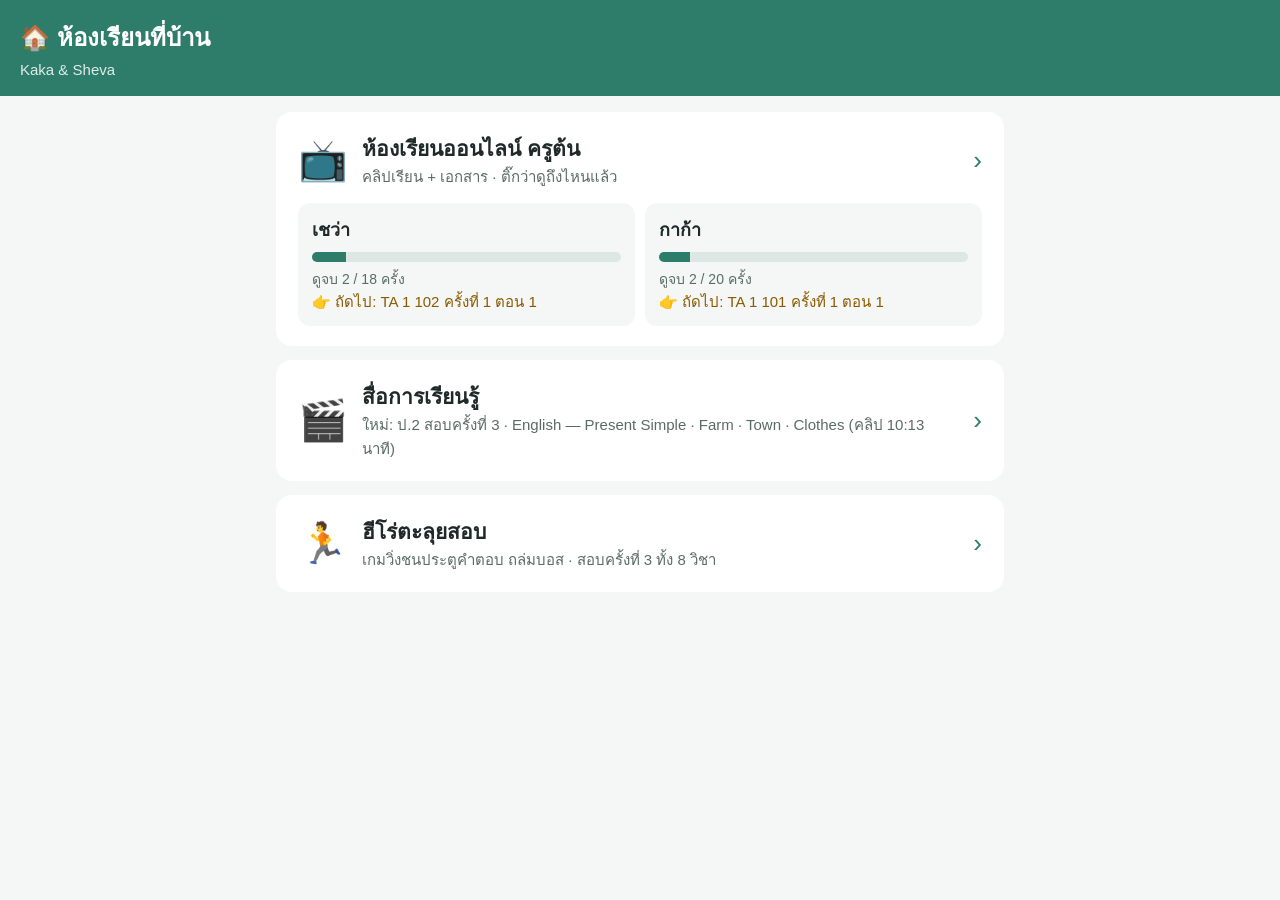
<file: index.html>
<!DOCTYPE html>
<html lang="th">
<head>
  <meta charset="UTF-8">
  <meta name="viewport" content="width=device-width, initial-scale=1.0">
  <meta name="theme-color" content="#2E7D6B">
  <title>Kaka & Sheva — ห้องเรียนที่บ้าน</title>
  <link rel="icon" href="data:image/svg+xml,<svg xmlns='http://www.w3.org/2000/svg' viewBox='0 0 100 100'><text y='.9em' font-size='90'>🏠</text></svg>">
  <link rel="manifest" href="manifest.webmanifest">
  <link rel="apple-touch-icon" href="apple-touch-icon.png">
  <meta name="apple-mobile-web-app-capable" content="yes">
  <meta name="apple-mobile-web-app-status-bar-style" content="default">
  <meta name="apple-mobile-web-app-title" content="Kaka & Sheva">
  <style>
    * { box-sizing: border-box; }
    body { margin: 0; font-family: -apple-system, "Sarabun", "Leelawadee UI", sans-serif; background: #F4F7F6; color: #1F2A28; font-size: 18px; }
    header { background: #2E7D6B; color: #fff; padding: 18px 20px; }
    header h1 { margin: 0; font-size: 24px; }
    header p { margin: 4px 0 0; opacity: .85; font-size: 15px; }
    main { max-width: 760px; margin: 0 auto; padding: 16px; }
    a.card { display: block; background: #fff; border-radius: 16px; padding: 18px 20px; margin-bottom: 14px; color: inherit; text-decoration: none; border: 2px solid transparent; }
    a.card:active { border-color: #2E7D6B; }
    .card .head { display: flex; align-items: center; gap: 14px; }
    .card .emoji { font-size: 40px; }
    .card h2 { margin: 0; font-size: 21px; }
    .card .sub { color: #5B6B67; font-size: 15px; }
    .card .go { margin-left: auto; font-size: 26px; color: #2E7D6B; }
    .kids { display: grid; grid-template-columns: 1fr 1fr; gap: 10px; margin-top: 14px; }
    .kid { background: #F4F7F6; border-radius: 12px; padding: 12px 14px; }
    .kid .name { font-weight: bold; }
    .bar { height: 10px; background: #DDE7E4; border-radius: 5px; margin: 8px 0 6px; overflow: hidden; }
    .bar div { height: 100%; background: #2E7D6B; }
    .next { font-size: 15px; color: #8A5A00; }
    .muted { color: #5B6B67; font-size: 14px; }
    a.card.small { padding: 12px 20px; opacity: .8; }
    a.card.small .emoji { font-size: 28px; }
    a.card.small h2 { font-size: 17px; }
    @media (max-width: 480px) { .kids { grid-template-columns: 1fr; } }
  </style>
</head>
<body>
  <header>
    <h1>🏠 ห้องเรียนที่บ้าน</h1>
    <p>Kaka & Sheva</p>
  </header>
  <main>
    <a class="card" href="classroom/">
      <div class="head">
        <span class="emoji">📺</span>
        <div>
          <h2>ห้องเรียนออนไลน์ ครูต้น</h2>
          <div class="sub">คลิปเรียน + เอกสาร · ติ๊กว่าดูถึงไหนแล้ว</div>
        </div>
        <span class="go">›</span>
      </div>
      <div class="kids" id="kids"></div>
    </a>

    <a class="card" href="lessons/">
      <div class="head">
        <span class="emoji">🎬</span>
        <div>
          <h2>สื่อการเรียนรู้</h2>
          <div class="sub" id="lessonSub">คลิปสอน + ใบสอน 1 หน้า</div>
        </div>
        <span class="go">›</span>
      </div>
    </a>

    <a class="card" href="game.html">
      <div class="head">
        <span class="emoji">🏃</span>
        <div>
          <h2>ฮีโร่ตะลุยสอบ</h2>
          <div class="sub">เกมวิ่งชนประตูคำตอบ ถล่มบอส · สอบครั้งที่ 3 ทั้ง 8 วิชา</div>
        </div>
        <span class="go">›</span>
      </div>
    </a>
  </main>

  <script src="lessons/lessons-data.js"></script>
  <script>
    (function () {
      if (typeof LESSONS === "undefined" || !LESSONS.length) return;
      var l = LESSONS[LESSONS.length - 1];
      document.getElementById("lessonSub").textContent =
        "ใหม่: " + l.grade + " สอบครั้งที่ " + l.exam + " · " + l.subject + " — " + l.title + (l.minutes ? " (คลิป " + l.minutes + " นาที)" : "");
    })();
  </script>
  <script src="classroom/course-data.js"></script>
  <script>
    // อ่านความคืบหน้าเดียวกับหน้า classroom/ (localStorage ksl_classroom_v1 — โดเมนเดียวกัน)
    (function () {
      var state = {};
      try { state = JSON.parse(localStorage.getItem("ksl_classroom_v1")) || {}; } catch (e) {}
      var kids = state.kids || {};
      var NAMES = { Sheva: "เชว่า", Kaka: "กาก้า" };

      // ตรรกะเดียวกับ classroom/index.html (ตอนย่อย key = "<ครั้ง>.<ตอน>")
      function doneMap(c) { return (kids[c.id] || {}).done || {}; }
      function partDone(c, ep, p) {
        var done = doneMap(c), d = done[ep.no + "." + p.no];
        if (d !== undefined) return d;
        return done[ep.no] !== undefined ? done[ep.no] : !!ep.learned;
      }
      function isDone(c, ep) {
        if (ep.parts && ep.parts.length) return ep.parts.every(function (p) { return partDone(c, ep, p); });
        var d = doneMap(c)[ep.no];
        return d === undefined ? !!ep.learned : d;
      }
      function esc(s) {
        return String(s).replace(/[&<>"]/g, function (ch) { return { "&": "&amp;", "<": "&lt;", ">": "&gt;", '"': "&quot;" }[ch]; });
      }

      var html = Object.keys(NAMES).map(function (child) {
        var total = 0, done = 0, next = null;
        COURSES.filter(function (c) { return c.child === child; }).forEach(function (c) {
          c.episodes.slice().sort(function (a, b) { return a.no - b.no; }).forEach(function (e) {
            total++;
            if (isDone(c, e)) done++;
            else if (!next) {
              var np = (e.parts || []).filter(function (p) { return !partDone(c, e, p); })[0];
              next = c.id.replace(/ ป\.\d$/, "") + " ครั้งที่ " + e.no + (np ? " ตอน " + np.no : "");
            }
          });
        });
        return '<div class="kid"><div class="name">' + NAMES[child] + '</div>' +
          '<div class="bar"><div style="width:' + (total ? Math.round(done / total * 100) : 0) + '%"></div></div>' +
          '<div class="muted">ดูจบ ' + done + " / " + total + " ครั้ง</div>" +
          (next ? '<div class="next">👉 ถัดไป: ' + esc(next) + "</div>" : '<div class="next">🎉 ดูครบแล้ว</div>') +
          "</div>";
      }).join("");
      document.getElementById("kids").innerHTML = html;
    })();
  </script>
</body>
</html>
</file>
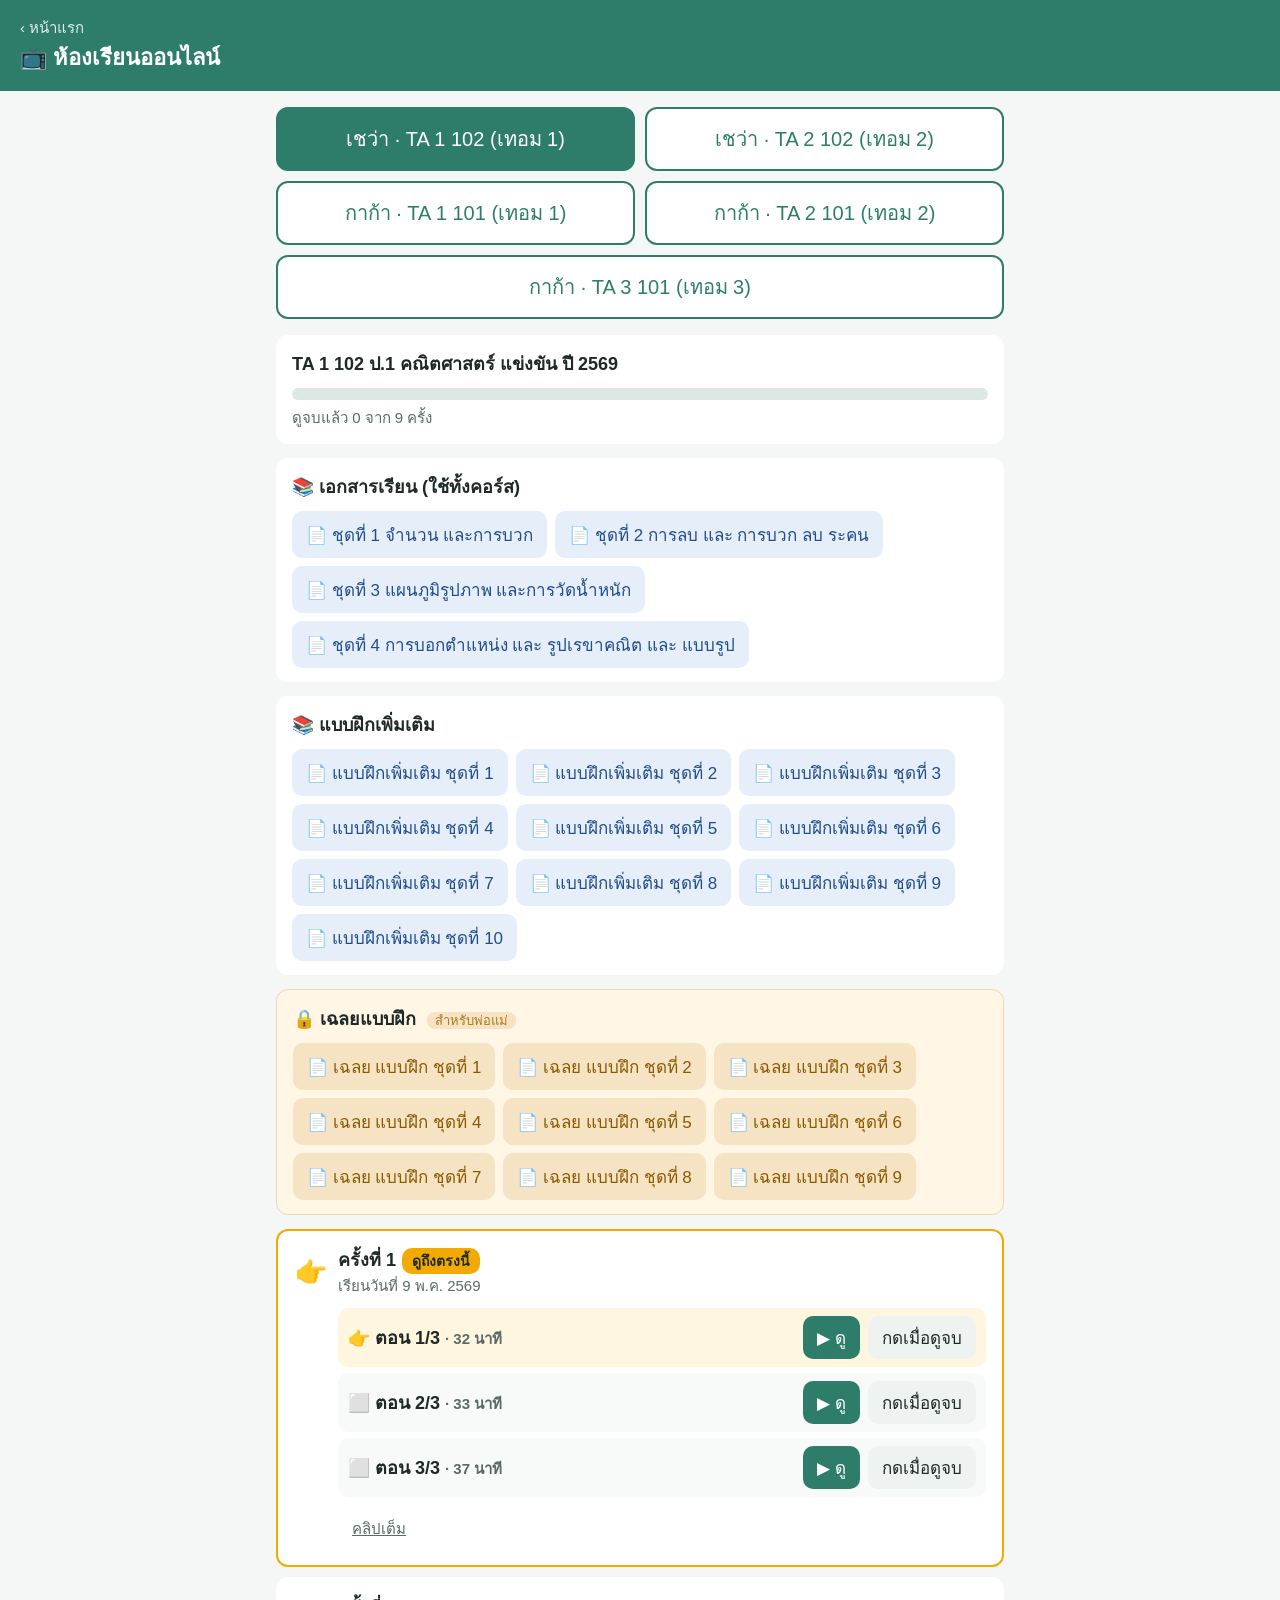
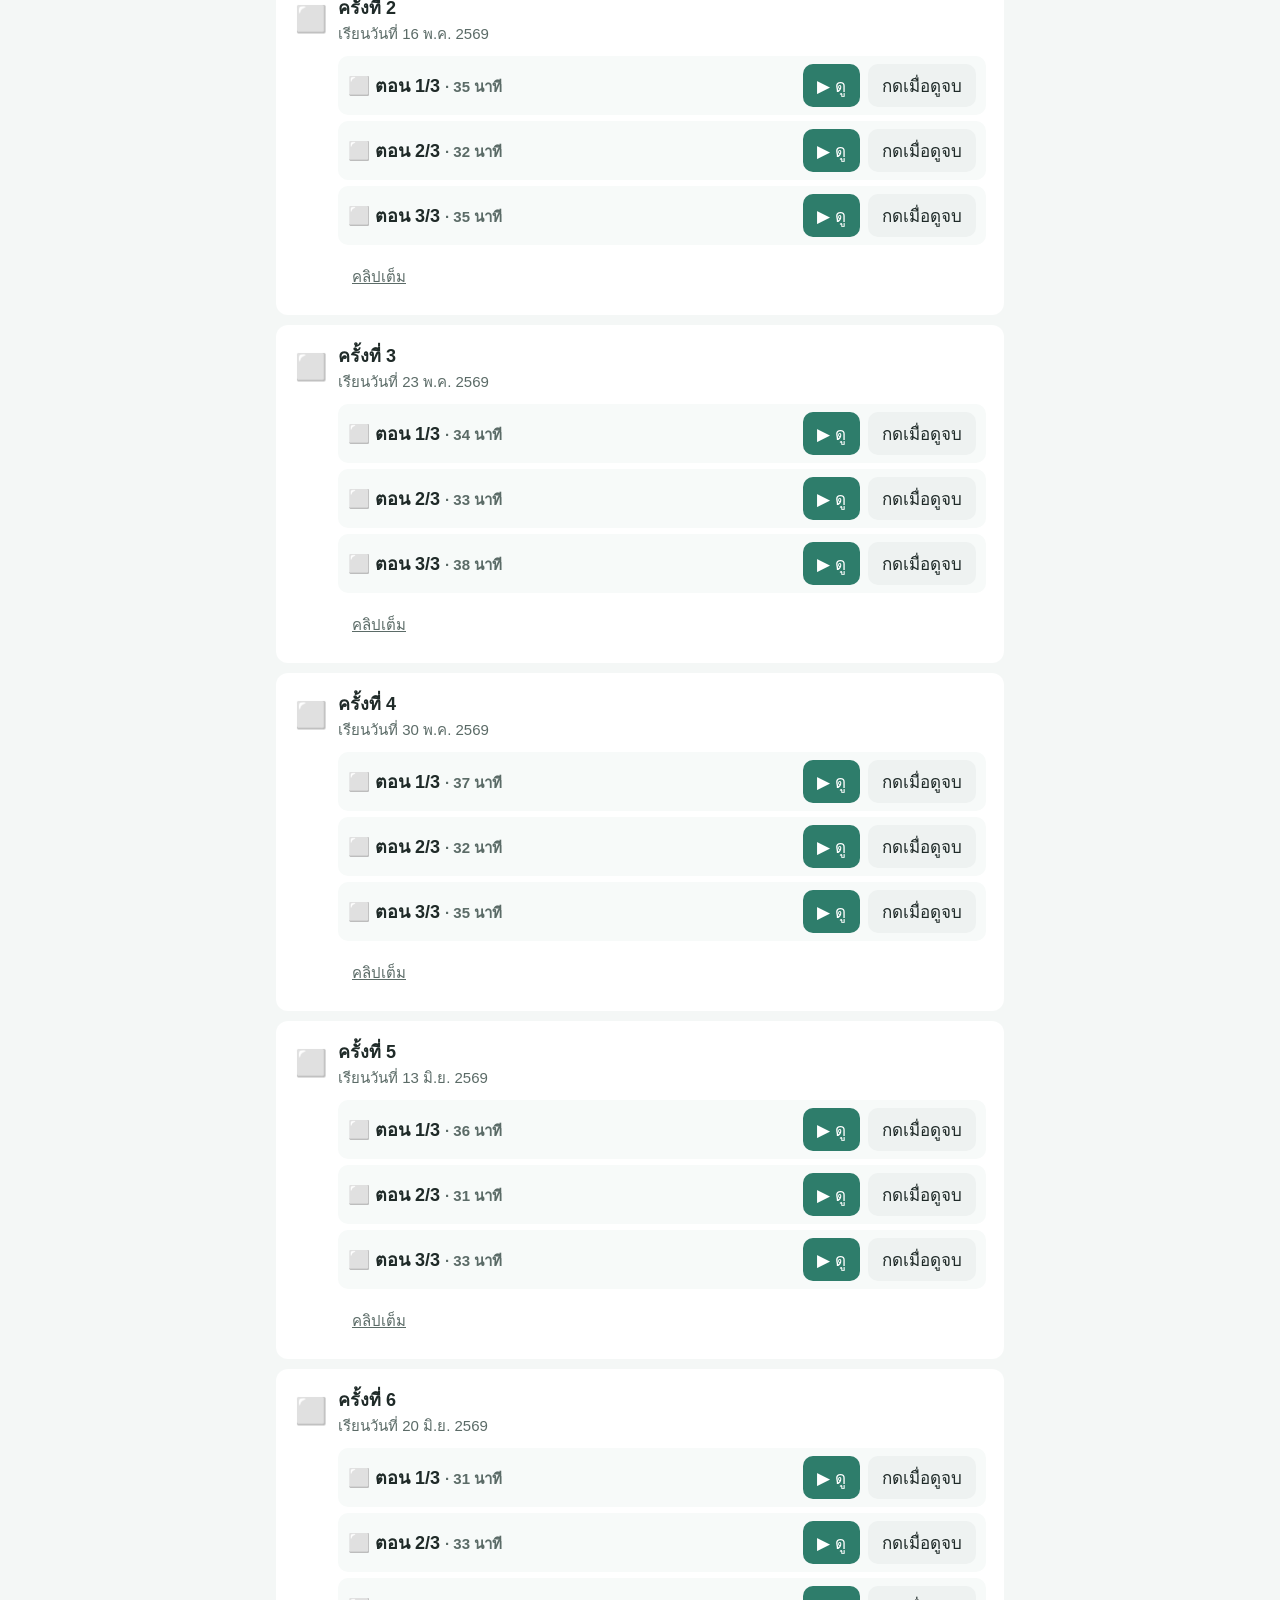
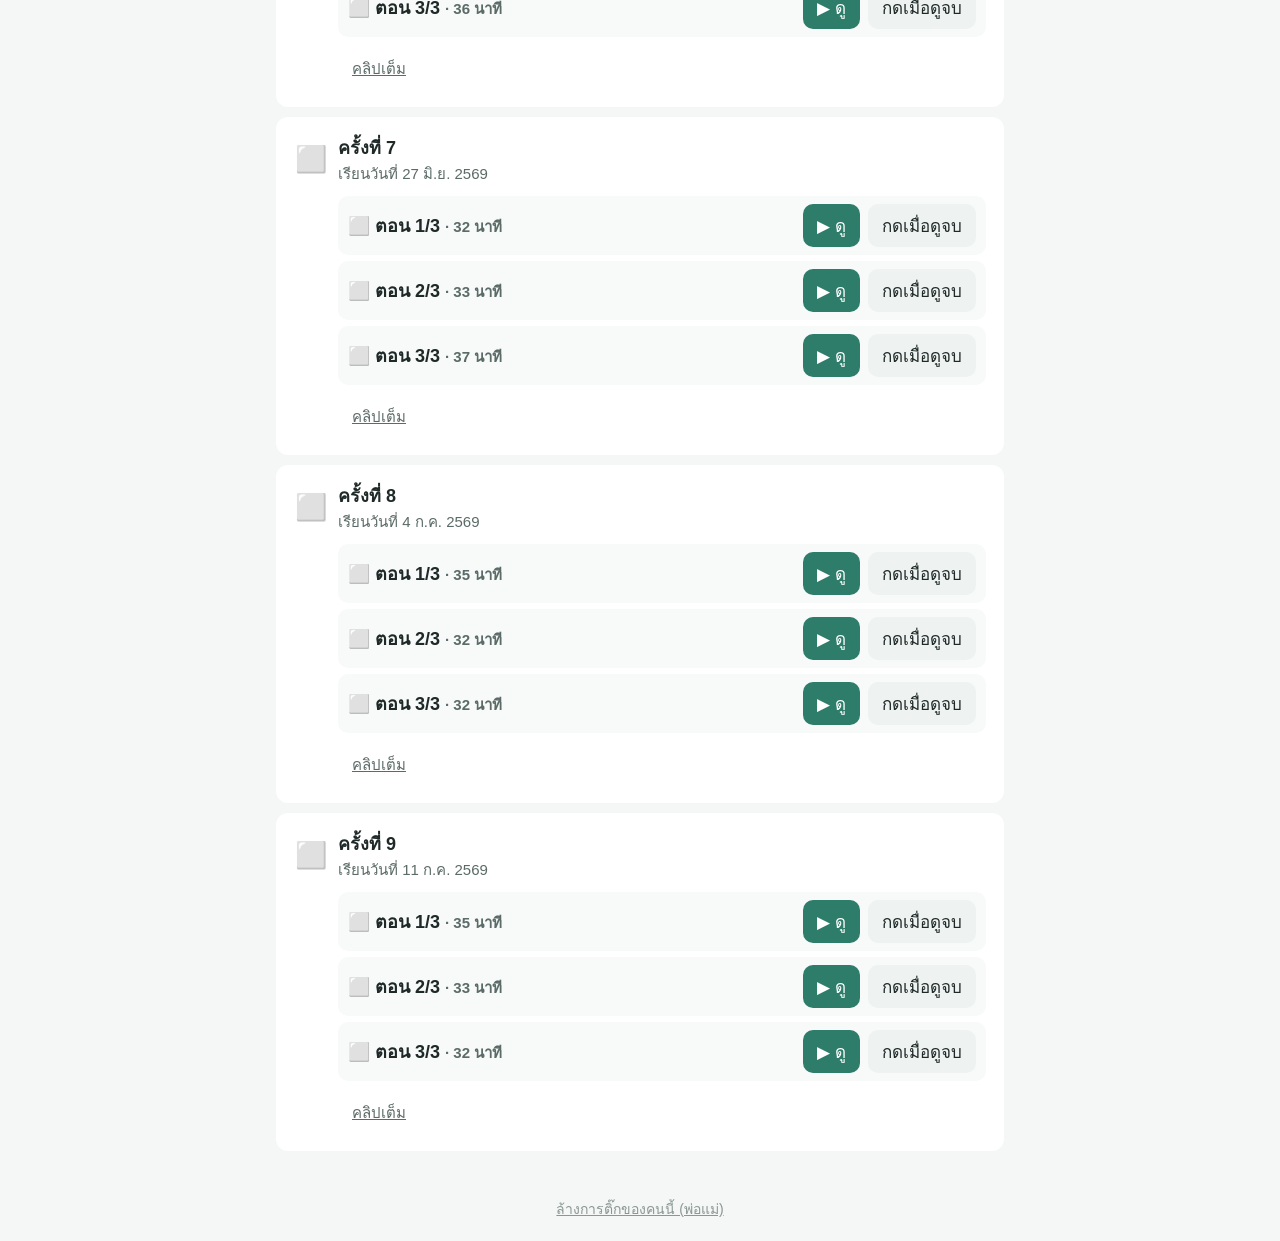
<file: classroom/index.html>
<!DOCTYPE html>
<html lang="th">
<head>
  <meta charset="UTF-8">
  <meta name="viewport" content="width=device-width, initial-scale=1.0">
  <meta name="theme-color" content="#2E7D6B">
  <title>ห้องเรียนออนไลน์ — Kaka & Sheva</title>
  <link rel="icon" href="data:image/svg+xml,<svg xmlns='http://www.w3.org/2000/svg' viewBox='0 0 100 100'><text y='.9em' font-size='90'>📺</text></svg>">
  <meta name="apple-mobile-web-app-capable" content="yes">
  <meta name="apple-mobile-web-app-title" content="ห้องเรียน">
  <style>
    * { box-sizing: border-box; }
    body { margin: 0; font-family: -apple-system, "Sarabun", "Leelawadee UI", sans-serif; background: #F4F7F6; color: #1F2A28; font-size: 18px; }
    header { background: #2E7D6B; color: #fff; padding: 16px 20px; }
    header .home { color: #fff; opacity: .85; text-decoration: none; font-size: 15px; }
    header h1 { margin: 0; font-size: 22px; }
    main { max-width: 760px; margin: 0 auto; padding: 16px; }
    .tabs { display: flex; flex-wrap: wrap; gap: 10px; margin-bottom: 16px; }
    .tabs button { flex: 1 1 40%; padding: 14px; font-size: 20px; border: 2px solid #2E7D6B; background: #fff; color: #2E7D6B; border-radius: 12px; font-family: inherit; cursor: pointer; }
    .tabs button.on { background: #2E7D6B; color: #fff; }
    .summary { background: #fff; border-radius: 12px; padding: 14px 16px; margin-bottom: 14px; }
    .summary .course { font-weight: bold; }
    .bar { height: 12px; background: #DDE7E4; border-radius: 6px; margin: 10px 0 6px; overflow: hidden; }
    .bar div { height: 100%; background: #2E7D6B; }
    .muted { color: #5B6B67; font-size: 15px; }
    .ep { background: #fff; border-radius: 12px; padding: 14px 16px; margin-bottom: 10px; border: 2px solid transparent; }
    .ep.next { border-color: #F2A900; }
    .ep.done { opacity: .65; }
    .ep .top { display: flex; align-items: center; gap: 10px; }
    .ep .icon { font-size: 26px; width: 34px; text-align: center; }
    .ep .title { font-weight: bold; }
    .tag { display: inline-block; background: #F2A900; color: #1F2A28; font-size: 14px; padding: 2px 10px; border-radius: 10px; margin-left: 6px; font-weight: bold; }
    .actions { display: flex; flex-wrap: wrap; gap: 8px; margin-top: 10px; padding-left: 44px; }
    .actions a, .actions button, .actions span { padding: 10px 14px; font-size: 17px; border-radius: 10px; border: 0; font-family: inherit; text-decoration: none; cursor: pointer; }
    .play { background: #2E7D6B; color: #fff; }
    .doc { background: #E6EEF9; color: #1F4E8C; }
    .coursedocs { background: #fff; border-radius: 12px; padding: 14px 16px; margin-bottom: 14px; }
    .cd-title { font-weight: bold; margin-bottom: 4px; }
    .coursedocs .actions { padding-left: 0; }
    .coursedocs.parent { background: #FFF6E5; border: 1px solid #F0D9A8; }
    .coursedocs.parent .doc { background: #F5E3C3; color: #8A5A00; }
    .pnote { font-size: 13px; font-weight: normal; color: #B07A1E; background: #F5E3C3; padding: 1px 8px; border-radius: 8px; margin-left: 6px; }
    .mark { background: #EEF2F1; color: #1F2A28; }
    .mark.on { background: #D5F0E3; color: #1B6B45; }
    .wait { background: #EEF2F1; color: #8A9794; }
    .parts { margin-top: 10px; padding-left: 44px; }
    .part { display: flex; flex-wrap: wrap; align-items: center; gap: 8px; padding: 8px 10px; border-radius: 10px; margin-bottom: 6px; background: #F7FAF9; }
    .part.nextpart { background: #FFF6E0; }
    .part.pdone { opacity: .7; }
    .part .pl { flex: 1 1 140px; font-weight: bold; }
    .part a, .part button, .part span.wait { padding: 8px 14px; font-size: 17px; border-radius: 10px; border: 0; font-family: inherit; text-decoration: none; cursor: pointer; }
    .full { background: none !important; color: #5B6B67 !important; text-decoration: underline !important; font-size: 15px !important; }
    footer { text-align: center; padding: 20px; }
    footer button { background: none; border: 0; color: #8A9794; font-family: inherit; font-size: 14px; text-decoration: underline; cursor: pointer; }
  </style>
</head>
<body>
  <header><a class="home" href="../">‹ หน้าแรก</a><h1>📺 ห้องเรียนออนไลน์</h1></header>
  <main>
    <div class="tabs" id="tabs"></div>
    <div id="view"></div>
  </main>
  <footer><button id="reset">ล้างการติ๊กของคนนี้ (พ่อแม่)</button></footer>

  <script src="course-data.js"></script>
  <script>
    // ความคืบหน้าเก็บในเครื่อง (localStorage) — ผูกกับ iPad + Safari เครื่องนั้น
    var KEY = "ksl_classroom_v1";
    var state = load();

    function load() {
      try { return JSON.parse(localStorage.getItem(KEY)) || {}; } catch (e) { return {}; }
    }
    function save() { localStorage.setItem(KEY, JSON.stringify(state)); }
    function kid(child) {
      state.kids = state.kids || {};
      return state.kids[child] = state.kids[child] || { done: {}, opened: {} };
    }
    // ครั้งที่มีตอนย่อย (parts) ติ๊กทีละตอน key = "<ครั้ง>.<ตอน>" · ครั้งนั้นจบเมื่อครบทุกตอน
    function hasParts(ep) { return ep.parts && ep.parts.length; }
    function partDone(c, ep, p) {
      var done = kid(c.id).done, d = done[ep.no + "." + p.no];
      if (d !== undefined) return d;
      return done[ep.no] !== undefined ? done[ep.no] : !!ep.learned;
    }
    function isDone(c, ep) {
      if (hasParts(ep)) return ep.parts.every(function (p) { return partDone(c, ep, p); });
      var d = kid(c.id).done[ep.no];
      return d === undefined ? !!ep.learned : d;
    }
    function keyLabel(key) {
      var k = String(key).split(".");
      return "ครั้งที่ " + k[0] + (k[1] ? " ตอน " + k[1] : "");
    }
    function thaiTime(ts) {
      return new Date(ts).toLocaleString("th-TH", { day: "numeric", month: "short", hour: "2-digit", minute: "2-digit" });
    }
    function esc(s) {
      return String(s).replace(/[&<>"]/g, function (ch) { return { "&": "&amp;", "<": "&lt;", ">": "&gt;", '"': "&quot;" }[ch]; });
    }

    function render() {
      var c = COURSES.filter(function (x) { return x.id === state.current; })[0] || COURSES[0];
      state.current = c.id;

      document.getElementById("tabs").innerHTML = COURSES.map(function (x) {
        return '<button data-course="' + x.id + '" class="' + (x === c ? "on" : "") + '">' + esc(x.label) + "</button>";
      }).join("");

      var k = kid(c.id);
      var eps = c.episodes.slice().sort(function (a, b) { return a.no - b.no; });
      var doneCount = eps.filter(function (e) { return isDone(c, e); }).length;
      var next = eps.filter(function (e) { return !isDone(c, e); })[0];
      var last = Object.keys(k.opened).sort(function (a, b) { return k.opened[b] - k.opened[a]; })[0];

      var html = '<div class="summary"><div class="course">' + esc(c.course) + "</div>" +
        '<div class="bar"><div style="width:' + Math.round(doneCount / eps.length * 100) + '%"></div></div>' +
        '<div class="muted">ดูจบแล้ว ' + doneCount + " จาก " + eps.length + " ครั้ง" +
        (last ? " · เปิดล่าสุด: " + keyLabel(last) + " (" + thaiTime(k.opened[last]) + ")" : "") + "</div></div>";

      var groups = c.docGroups || (c.docs && c.docs.length ? [{ title: "เอกสารเรียน (ใช้ทั้งคอร์ส)", docs: c.docs }] : []);
      groups.forEach(function (g) {
        if (!g.docs || !g.docs.length) return;
        html += '<div class="coursedocs' + (g.parent ? " parent" : "") + '"><div class="cd-title">' +
          (g.parent ? "🔒 " : "📚 ") + esc(g.title) +
          (g.parent ? ' <span class="pnote">สำหรับพ่อแม่</span>' : "") + '</div><div class="actions">';
        g.docs.forEach(function (d) {
          html += d.link
            ? '<a class="doc" href="' + esc(d.link) + '" target="_blank" rel="noopener">📄 ' + esc(d.name) + "</a>"
            : '<span class="doc wait">📄 ' + esc(d.name) + " (รอลิงก์)</span>";
        });
        html += "</div></div>";
      });

      html += eps.map(function (e) {
        var done = isDone(c, e), isNext = e === next;
        var icon = done ? "✅" : isNext ? "👉" : k.opened[e.no] ? "👀" : "⬜";
        var acts = "", partsHtml = "";
        if (hasParts(e)) {
          var nextPart = isNext ? e.parts.filter(function (p) { return !partDone(c, e, p); })[0] : null;
          partsHtml = '<div class="parts">' + e.parts.map(function (p) {
            var key = e.no + "." + p.no, pd = partDone(c, e, p);
            return '<div class="part' + (p === nextPart ? " nextpart" : "") + (pd ? " pdone" : "") + '">' +
              '<span class="pl">' + (pd ? "✅" : p === nextPart ? "👉" : k.opened[key] ? "👀" : "⬜") +
              " ตอน " + p.no + "/" + e.parts.length + (p.min ? ' <span class="muted">· ' + p.min + " นาที</span>" : "") + "</span>" +
              (p.link ? '<a class="play" href="' + esc(p.link) + '" target="_blank" rel="noopener" data-open="' + key + '">▶ ดู</a>'
                      : '<span class="wait">⏳ รอลิงก์</span>') +
              '<button class="mark' + (pd ? " on" : "") + '" data-mark="' + key + '">' + (pd ? "✔ จบแล้ว" : "กดเมื่อดูจบ") + "</button></div>";
          }).join("") + "</div>";
          if (e.link) acts += '<a class="full" href="' + esc(e.link) + '" target="_blank" rel="noopener" data-open="' + e.no + '">คลิปเต็ม</a>';
        } else {
          acts = e.link
            ? '<a class="play" href="' + esc(e.link) + '" target="_blank" rel="noopener" data-open="' + e.no + '">▶ ดูคลิป</a>'
            : '<span class="wait">⏳ รอลิงก์</span>';
        }
        (e.docs || []).forEach(function (d) {
          acts += d.link
            ? '<a class="doc" href="' + esc(d.link) + '" target="_blank" rel="noopener">📄 ' + esc(d.name) + "</a>"
            : '<span class="doc wait">📄 ' + esc(d.name) + " (รอลิงก์)</span>";
        });
        if (!hasParts(e)) acts += '<button class="mark' + (done ? " on" : "") + '" data-mark="' + e.no + '">' + (done ? "✔ ดูจบแล้ว" : "กดเมื่อดูจบ") + "</button>";
        return '<div class="ep' + (done ? " done" : "") + (isNext ? " next" : "") + '">' +
          '<div class="top"><span class="icon">' + icon + "</span><div>" +
          '<div class="title">ครั้งที่ ' + e.no + (isNext ? '<span class="tag">ดูถึงตรงนี้</span>' : "") + "</div>" +
          '<div class="muted">เรียนวันที่ ' + esc(e.date) + (e.learned ? " · เรียนสดแล้ว" : "") + "</div></div></div>" +
          partsHtml + (acts ? '<div class="actions">' + acts + "</div>" : "") + "</div>";
      }).join("");

      document.getElementById("view").innerHTML = html;
      save();
    }

    document.addEventListener("click", function (ev) {
      var t = ev.target.closest("[data-course],[data-open],[data-mark]");
      if (!t) return;
      var c = COURSES.filter(function (x) { return x.id === state.current; })[0];
      if (t.dataset.course) { state.current = t.dataset.course; }
      else if (t.dataset.open) { kid(c.id).opened[t.dataset.open] = Date.now(); }  // ลิงก์เปิดต่อเอง ไม่ preventDefault
      else if (t.dataset.mark) {
        var km = t.dataset.mark.split(".");
        var ep = c.episodes.filter(function (e) { return String(e.no) === km[0]; })[0];
        if (km[1]) {
          var part = ep.parts.filter(function (p) { return String(p.no) === km[1]; })[0];
          kid(c.id).done[t.dataset.mark] = !partDone(c, ep, part);
        } else {
          kid(c.id).done[ep.no] = !isDone(c, ep);
        }
      }
      render();
    });

    document.getElementById("reset").addEventListener("click", function () {
      if (confirm("ล้างการติ๊กดูจบ/เปิดล่าสุด ของคนนี้ทั้งหมด?")) {
        state.kids[state.current] = { done: {}, opened: {} };
        render();
      }
    });

    render();
  </script>
</body>
</html>
</file>
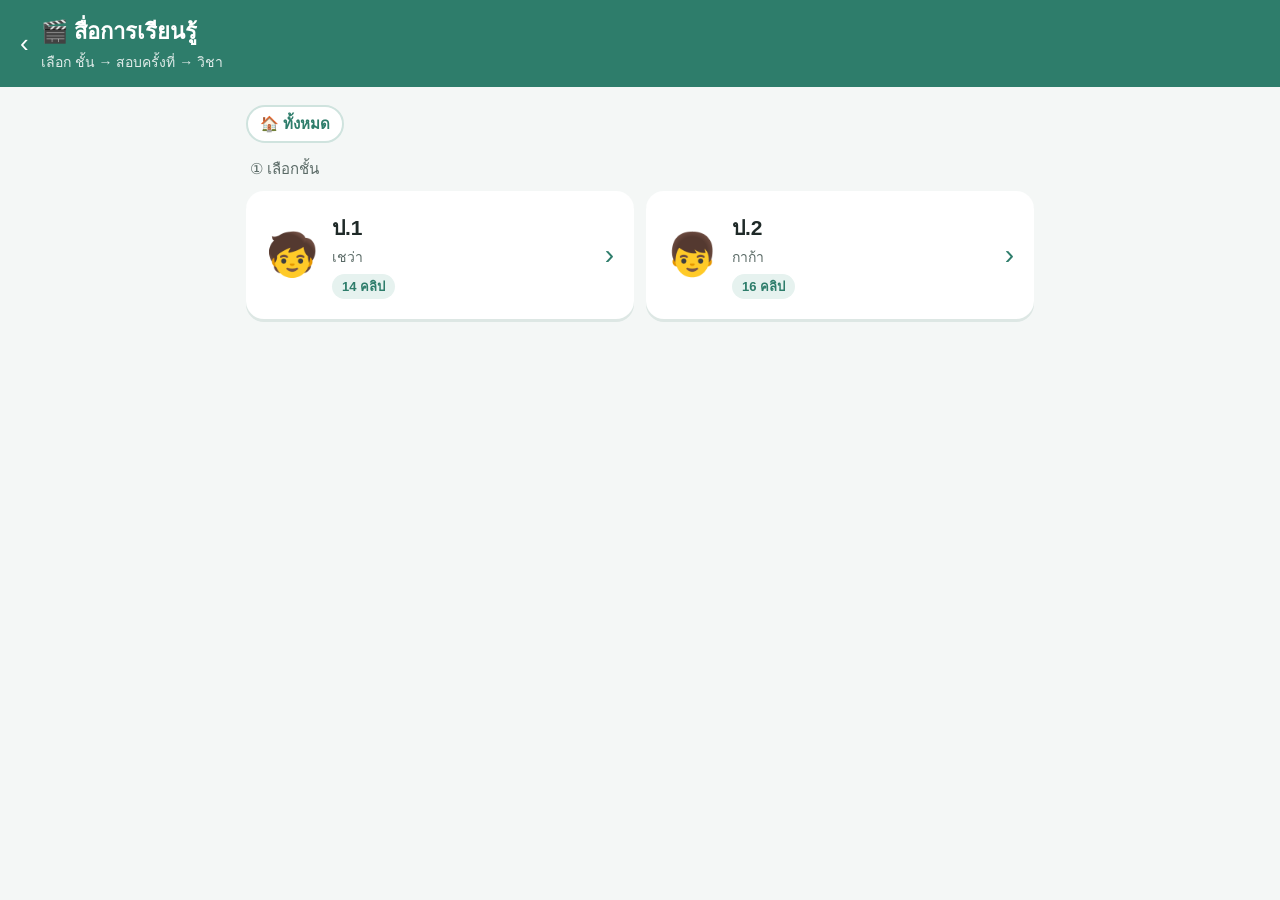
<file: lessons/index.html>
<!DOCTYPE html>
<html lang="th">
<head>
  <meta charset="UTF-8">
  <meta name="viewport" content="width=device-width, initial-scale=1.0">
  <meta name="theme-color" content="#2E7D6B">
  <title>สื่อการเรียนรู้ — Kaka & Sheva</title>
  <link rel="icon" href="data:image/svg+xml,<svg xmlns='http://www.w3.org/2000/svg' viewBox='0 0 100 100'><text y='.9em' font-size='90'>🎬</text></svg>">
  <style>
    * { box-sizing: border-box; }
    body { margin: 0; font-family: -apple-system, "Sarabun", "Leelawadee UI", sans-serif; background: #F4F7F6; color: #1F2A28; font-size: 18px; }
    header { background: #2E7D6B; color: #fff; padding: 14px 20px; display: flex; align-items: center; gap: 12px; }
    header a { color: #fff; text-decoration: none; font-size: 26px; }
    header h1 { margin: 0; font-size: 22px; }
    header p { margin: 2px 0 0; opacity: .85; font-size: 14px; }
    main { max-width: 820px; margin: 0 auto; padding: 14px 16px 40px; }
    /* แถบนำทาง */
    .crumbs { display: flex; flex-wrap: wrap; align-items: center; gap: 6px; margin: 4px 0 14px; font-size: 15px; }
    .crumbs a { background: #fff; color: #2E7D6B; text-decoration: none; border-radius: 999px; padding: 5px 12px; font-weight: bold; border: 2px solid #CFE3DE; }
    .crumbs span.sep { color: #8A9894; }
    .crumbs span.cur { background: #2E7D6B; color: #fff; border-radius: 999px; padding: 5px 12px; font-weight: bold; }
    .step { font-size: 15px; color: #5B6B67; margin: 0 4px 10px; }
    /* ปุ่มเลือก */
    .grid { display: grid; grid-template-columns: repeat(auto-fill, minmax(280px, 1fr)); gap: 12px; }
    a.pick { display: flex; align-items: center; gap: 14px; background: #fff; border-radius: 18px; padding: 18px; color: inherit; text-decoration: none; border: 2px solid transparent; box-shadow: 0 3px 0 #DDE7E4; }
    a.pick:active, a.pick:hover { border-color: #2E7D6B; }
    a.pick .ic { font-size: 42px; line-height: 1; }
    a.pick .t { font-size: 21px; font-weight: bold; }
    a.pick .s { font-size: 14px; color: #5B6B67; margin-top: 2px; }
    a.pick > div { flex: 1; min-width: 0; }
    a.pick .go { color: #2E7D6B; font-size: 28px; }
    a.pick .n { display: inline-block; margin-top: 6px; background: #E6F2EF; color: #2E7D6B; border-radius: 999px; padding: 2px 10px; font-size: 13px; font-weight: bold; }
    /* บทเรียน */
    .lesson { background: #fff; border-radius: 16px; padding: 16px 18px; margin-bottom: 16px; }
    .lesson h3 { margin: 0 0 4px; font-size: 22px; }
    .chips { display: flex; flex-wrap: wrap; gap: 6px; margin-bottom: 6px; }
    .chip { background: #E6F2EF; color: #2E7D6B; border-radius: 999px; padding: 2px 11px; font-size: 13px; font-weight: bold; }
    .desc { color: #5B6B67; font-size: 15px; margin-bottom: 12px; }
    .part { margin-top: 14px; }
    .part .pt { font-size: 17px; margin-bottom: 6px; }
    .part .pt b { background: #FFE9B8; color: #7A5200; border-radius: 999px; padding: 2px 11px; margin-right: 4px; }
    .part .pt span { color: #8A9894; font-size: 13px; }
    video { width: 100%; border-radius: 12px; background: #000; display: block; }
    .links { display: flex; flex-wrap: wrap; gap: 10px; margin-top: 12px; }
    .links a { background: #2E7D6B; color: #fff; text-decoration: none; border-radius: 10px; padding: 8px 14px; font-size: 15px; }
    .links a.alt { background: #E6F2EF; color: #2E7D6B; }
    .muted { color: #8A9894; font-size: 13px; margin-top: 8px; }
    /* แบบทดสอบหลังคลิป */
    a.quizbtn { display: flex; align-items: center; gap: 12px; margin-top: 16px; background: #FFF6DD; border: 3px solid #F2C14E; border-radius: 16px; padding: 14px 16px; color: #5C3D00; text-decoration: none; box-shadow: 0 4px 0 #EBD08A; }
    a.quizbtn .ic { font-size: 34px; line-height: 1; }
    a.quizbtn .t { font-size: 20px; font-weight: bold; }
    a.quizbtn .s { font-size: 14px; color: #7A5200; }
    a.quizbtn .go { margin-left: auto; font-size: 26px; }
    .part.hl { outline: 4px solid #F2C14E; outline-offset: 6px; border-radius: 12px; }
  </style>
</head>
<body>
  <header>
    <a href="../" aria-label="กลับหน้าแรก">‹</a>
    <div>
      <h1>🎬 สื่อการเรียนรู้</h1>
      <p>เลือก ชั้น → สอบครั้งที่ → วิชา</p>
    </div>
  </header>
  <main id="app"></main>

  <script src="lessons-data.js"></script>
  <script src="quiz-config.js"></script>
  <script src="quiz-core.js"></script>
  <script src="quiz/index.js"></script>
  <script>
    (function () {
      var NAMES = { Kaka: "กาก้า", Sheva: "เชว่า" };
      var SUBJ_IC = { "คณิตศาสตร์": "➗", "ประวัติศาสตร์": "🏛️", "สังคมศึกษา": "🏘️", "ภาษาไทย": "📖", "วิทยาศาสตร์": "🔬", "English": "🔤", "Math-Inter": "🔢", "Science-Inter": "🧪" };
      var GRADE_IC = { "ป.1": "🧒", "ป.2": "👦" };
      function esc(s) {
        return String(s == null ? "" : s).replace(/[&<>"]/g, function (c) { return { "&": "&amp;", "<": "&lt;", ">": "&gt;", '"': "&quot;" }[c]; });
      }
      function uniq(arr) { var o = []; arr.forEach(function (x) { if (o.indexOf(x) < 0) o.push(x); }); return o; }
      function sumMin(list) {
        var s = 0; list.forEach(function (l) { var m = /^(\d+):(\d+)$/.exec(l.minutes || ""); if (m) s += +m[1] * 60 + +m[2]; });
        return s ? Math.round(s / 60) + " นาที" : "";
      }
      // คลิปที่แบ่งเป็นตอน: l.parts = [{title, video, minutes}] (ตอนละ 3–5 นาที เด็กดูจบทีละตอน) · ไม่มี parts = คลิปเดียว l.video
      function vid(src, poster) {
        return '<video controls playsinline preload="none"' + (poster ? ' poster="' + esc(poster) + '"' : "") + ' src="' + esc(src) + '"></video>';
      }
      // ปุ่มแบบทดสอบหลังคลิป — แสดงเฉพาะคลิปที่มีคลังข้อสอบแล้ว (quiz/index.js สร้างจาก tools/quiz_bank.py)
      function quizBtn(l) {
        var q = window.QUIZ_INDEX && QUIZ_INDEX[l.id]; if (!q) return "";
        var b = window.KSLQuiz ? KSLQuiz.badge(l.id) : "";
        return '<a class="quizbtn" href="quiz.html#id=' + encodeURIComponent(l.id) + '"><span class="ic">📝</span><div><div class="t">ทำแบบทดสอบเรื่องนี้</div>' +
          '<div class="s">' + esc(b || "10 ข้อ · อ่านเอง · สุ่มข้อใหม่ทุกรอบ") + '</div></div><span class="go">›</span></a>';
      }
      function videos(l) {
        if (!l.parts) return l.video ? vid(l.video, l.poster) : "";
        return l.parts.map(function (p, k) {
          return '<div class="part" id="' + esc(l.id) + "-p" + (k + 1) + '"><div class="pt"><b>ตอนที่ ' + (k + 1) + "</b> " + esc(p.title) + (p.minutes ? ' <span>⏱ ' + esc(p.minutes) + " นาที</span>" : "") + "</div>" + vid(p.video, p.poster || l.poster) + "</div>";
        }).join("");
      }
      // state ใน URL hash: #g=ป.2&e=2569-3&s=คณิตศาสตร์  (ปุ่มย้อนกลับใช้ได้ · ส่งลิงก์ต่อได้)
      function readHash() {
        var st = {};
        location.hash.replace(/^#/, "").split("&").forEach(function (kv) {
          var p = kv.split("="); if (p[0]) st[p[0]] = decodeURIComponent(p[1] || "");
        });
        return st;
      }
      function link(st) {
        var parts = [];
        ["g", "e", "s"].forEach(function (k) { if (st[k]) parts.push(k + "=" + encodeURIComponent(st[k])); });
        return "#" + parts.join("&");
      }
      var examKey = function (l) { return l.year + "-" + l.exam; };
      var examLabel = function (k) { var p = k.split("-"); return "สอบครั้งที่ " + p[1]; };

      function render() {
        var st = readHash(), app = document.getElementById("app"), h = "";
        var L = LESSONS.slice();
        var grades = uniq(L.map(function (l) { return l.grade; })).sort();
        // ข้ามขั้นที่ไม่มีอยู่จริง (ลิงก์เก่า) กลับไปขั้นก่อนหน้า
        if (st.g && grades.indexOf(st.g) < 0) st = {};
        var inG = L.filter(function (l) { return l.grade === st.g; });
        var exams = uniq(inG.map(examKey)).sort().reverse();
        if (st.e && exams.indexOf(st.e) < 0) st = { g: st.g };
        var inE = inG.filter(function (l) { return examKey(l) === st.e; });
        var subjects = uniq(inE.map(function (l) { return l.subject; }));
        if (st.s && subjects.indexOf(st.s) < 0) st = { g: st.g, e: st.e };

        // แถบนำทาง
        var cr = ['<a href="#">🏠 ทั้งหมด</a>'];
        if (st.g) cr.push(st.e ? '<a href="' + link({ g: st.g }) + '">' + esc(st.g) + "</a>" : '<span class="cur">' + esc(st.g) + "</span>");
        if (st.e) cr.push(st.s ? '<a href="' + link({ g: st.g, e: st.e }) + '">' + esc(examLabel(st.e)) + "</a>" : '<span class="cur">' + esc(examLabel(st.e)) + "</span>");
        if (st.s) cr.push('<span class="cur">' + esc(st.s) + "</span>");
        h += '<nav class="crumbs">' + cr.join('<span class="sep">›</span>') + "</nav>";

        if (!st.g) {
          h += '<div class="step">① เลือกชั้น</div><div class="grid">' + grades.map(function (g) {
            var items = L.filter(function (l) { return l.grade === g; });
            var kids = uniq(items.map(function (l) { return NAMES[l.child] || ""; })).filter(Boolean).join(" · ");
            return '<a class="pick" href="' + link({ g: g }) + '"><span class="ic">' + (GRADE_IC[g] || "🎒") + '</span><div><div class="t">' + esc(g) + '</div><div class="s">' + esc(kids) + '</div><span class="n">' + items.length + ' คลิป</span></div><span class="go">›</span></a>';
          }).join("") + "</div>";
        } else if (!st.e) {
          h += '<div class="step">② เลือกการสอบ</div><div class="grid">' + exams.map(function (k) {
            var items = inG.filter(function (l) { return examKey(l) === k; });
            return '<a class="pick" href="' + link({ g: st.g, e: k }) + '"><span class="ic">📝</span><div><div class="t">' + esc(examLabel(k)) + '</div><div class="s">ปีการศึกษา ' + esc(k.split("-")[0]) + " · " + uniq(items.map(function (l) { return l.subject; })).length + ' วิชา</div><span class="n">' + items.length + ' คลิป</span></div><span class="go">›</span></a>';
          }).join("") + "</div>";
        } else if (!st.s) {
          h += '<div class="step">③ เลือกวิชา</div><div class="grid">' + subjects.map(function (s) {
            var items = inE.filter(function (l) { return l.subject === s; });
            return '<a class="pick" href="' + link({ g: st.g, e: st.e, s: s }) + '"><span class="ic">' + (SUBJ_IC[s] || "📚") + '</span><div><div class="t">' + esc(s) + '</div><div class="s">' + esc(sumMin(items)) + '</div><span class="n">' + items.length + ' คลิป</span></div><span class="go">›</span></a>';
          }).join("") + "</div>";
        } else {
          var items = inE.filter(function (l) { return l.subject === st.s; });
          h += '<div class="step">④ ' + esc(st.g) + " · " + esc(examLabel(st.e)) + " · " + esc(st.s) + " — " + items.length + " คลิป</div>";
          h += items.map(function (l, i) {
            return '<section class="lesson" id="' + esc(l.id) + '">' +
              '<div class="chips"><span class="chip">คลิปที่ ' + (i + 1) + "</span>" + (l.chapter ? '<span class="chip">' + esc(l.chapter) + "</span>" : "") +
              (l.minutes ? '<span class="chip">⏱ ' + esc(l.minutes) + " นาที</span>" : "") + (l.parts ? '<span class="chip">' + l.parts.length + " ตอน</span>" : "") + "</div>" +
              "<h3>" + esc(l.emoji || "") + " " + esc(l.title) + "</h3>" +
              '<div class="desc">' + esc(l.desc) + "</div>" +
              videos(l) + quizBtn(l) +
              '<div class="links">' +
              (l.sheet ? '<a href="' + esc(l.sheet) + '" target="_blank" rel="noopener">📄 ' + esc(l.sheetLabel || "ใบสอน") + "</a>" : "") +
              (l.parts ? l.parts.map(function (p, k) { return '<a class="alt" href="' + esc(p.video) + '" download>⬇️ โหลดตอนที่ ' + (k + 1) + "</a>"; }).join("") :
                l.video ? '<a class="alt" href="' + esc(l.video) + '" download>⬇️ โหลดคลิป</a>' : "") +
              "</div>" + '<div class="muted">เพิ่มเมื่อ ' + esc(l.added) + "</div></section>";
          }).join("");
        }
        app.innerHTML = h;
        window.scrollTo(0, 0);
        // ลิงก์จากหน้าเฉลย: &l=<lesson id>&p=<ตอน> → เลื่อนไปที่ตอนนั้นแล้วขีดกรอบให้เห็น
        if (st.s && st.l) {
          var el = document.getElementById(st.p ? st.l + "-p" + st.p : st.l) || document.getElementById(st.l);
          if (el) { if (st.p) el.classList.add("hl"); setTimeout(function () { el.scrollIntoView({ block: "start" }); }, 60); }
        }
      }
      window.addEventListener("hashchange", render);
      render();
      if (window.KSLQuiz) KSLQuiz.flush();   // ส่งผลแบบทดสอบที่ค้างในเครื่อง (ถ้ามี)
    })();
  </script>
</body>
</html>
</file>
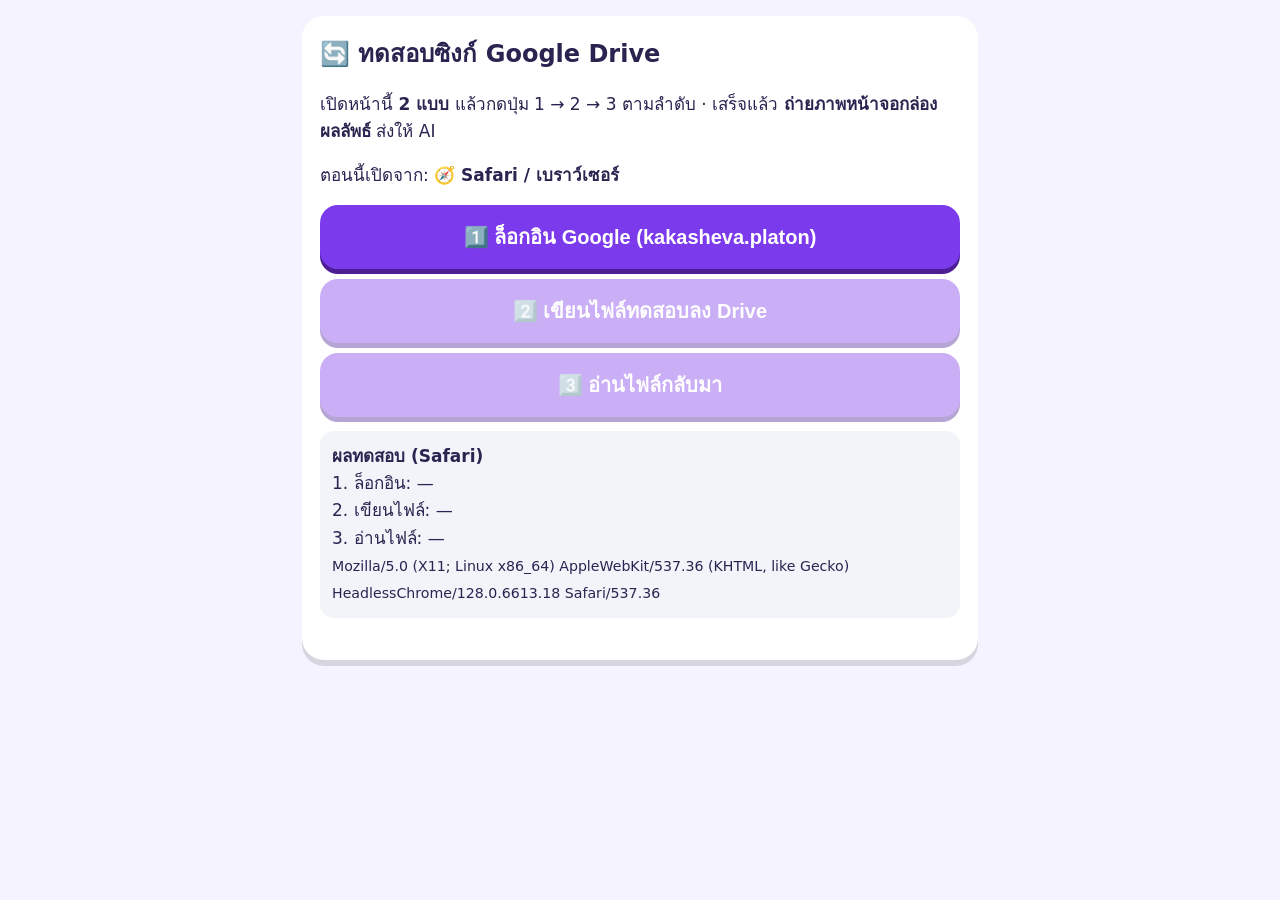
<file: drive-test.html>
<!DOCTYPE html>
<html lang="th">
<head>
  <meta charset="UTF-8">
  <meta name="viewport" content="width=device-width, initial-scale=1.0">
  <title>ทดสอบซิงก์ Google Drive — ฮีโร่ตะลุยสอบ</title>
  <!-- หน้าทดลอง (เฟส 3 ของ _context/แผนเกม-v2-…md): ลองล็อกอิน Google + เขียน/อ่านไฟล์ใน Drive บน iPad จริง ก่อนต่อเข้าเกม -->
  <style>
    body { font-family: system-ui, "Thonburi", sans-serif; background: #f5f3ff; color: #2b2350; margin: 0; padding: 16px; }
    .box { max-width: 640px; margin: 0 auto; background: #fff; border-radius: 22px; padding: 18px; box-shadow: 0 6px 0 rgba(0,0,0,.12); }
    h1 { font-size: 24px; margin: 0 0 6px; }
    p { font-size: 17px; }
    button { display: block; width: 100%; margin: 10px 0; padding: 16px; font-size: 20px; font-weight: 800; border: 0; border-radius: 18px; color: #fff; background: #7c3aed; box-shadow: 0 5px 0 #4c1d95; }
    button:disabled { opacity: .4; }
    .res { margin-top: 14px; padding: 12px; border-radius: 14px; background: #f1f5f9; font-size: 17px; line-height: 1.6; }
    .ok { color: #15803d; font-weight: 800; } .bad { color: #b91c1c; font-weight: 800; }
    pre { white-space: pre-wrap; font-size: 12px; color: #64748b; max-height: 200px; overflow: auto; }
  </style>
  <script src="https://accounts.google.com/gsi/client" async defer></script>
</head>
<body>
<div class="box">
  <h1>🔄 ทดสอบซิงก์ Google Drive</h1>
  <p>เปิดหน้านี้ <b>2 แบบ</b> แล้วกดปุ่ม 1 → 2 → 3 ตามลำดับ · เสร็จแล้ว <b>ถ่ายภาพหน้าจอกล่องผลลัพธ์</b> ส่งให้ AI</p>
  <p id="mode"></p>
  <button id="b1">1️⃣ ล็อกอิน Google (kakasheva.platon)</button>
  <button id="b2" disabled>2️⃣ เขียนไฟล์ทดสอบลง Drive</button>
  <button id="b3" disabled>3️⃣ อ่านไฟล์กลับมา</button>
  <div class="res" id="res">ยังไม่ได้ทดสอบ</div>
  <pre id="log"></pre>
</div>
<script>
  var CLIENT_ID = '576999872813-ro8i8nscem03slml0fm37jstge6phboq.apps.googleusercontent.com';
  var SCOPE = 'https://www.googleapis.com/auth/drive.file';
  var FOLDER = 'ฮีโร่ตะลุยสอบ-save';
  var token = null, folderId = null, fileId = null, results = {};
  var standalone = window.navigator.standalone === true || window.matchMedia('(display-mode: standalone)').matches;
  document.getElementById('mode').innerHTML = 'ตอนนี้เปิดจาก: <b>' + (standalone ? '📱 ไอคอนบนหน้าจอโฮม' : '🧭 Safari / เบราว์เซอร์') + '</b>';

  function log(s) { document.getElementById('log').textContent += new Date().toLocaleTimeString() + '  ' + s + '\n'; }
  function show() {
    var h = '<b>ผลทดสอบ (' + (standalone ? 'หน้าจอโฮม' : 'Safari') + ')</b><br>';
    [['login', '1. ล็อกอิน'], ['write', '2. เขียนไฟล์'], ['read', '3. อ่านไฟล์']].forEach(function (x) {
      var r = results[x[0]];
      h += x[1] + ': ' + (r == null ? '—' : r.ok ? '<span class="ok">✅ ผ่าน</span>' : '<span class="bad">❌ ' + r.msg + '</span>') + '<br>';
    });
    h += '<small>' + navigator.userAgent.replace(/\(([^)]*)\)/, '($1)').slice(0, 120) + '</small>';
    document.getElementById('res').innerHTML = h;
  }
  function api(method, url, body, headers) {
    return fetch(url, { method: method, headers: Object.assign({ Authorization: 'Bearer ' + token }, headers || {}), body: body })
      .then(function (r) { return r.text().then(function (t) { if (!r.ok) throw new Error(r.status + ' ' + t.slice(0, 160)); return t ? JSON.parse(t) : {}; }); });
  }
  function findOrCreateFolder() {
    var q = encodeURIComponent("name='" + FOLDER + "' and mimeType='application/vnd.google-apps.folder' and trashed=false");
    return api('GET', 'https://www.googleapis.com/drive/v3/files?q=' + q + '&fields=files(id,name)').then(function (r) {
      if (r.files && r.files.length) return r.files[0].id;
      return api('POST', 'https://www.googleapis.com/drive/v3/files', JSON.stringify({ name: FOLDER, mimeType: 'application/vnd.google-apps.folder' }), { 'Content-Type': 'application/json' }).then(function (f) { return f.id; });
    });
  }
  function upsert(name, obj) {
    var q = encodeURIComponent("name='" + name + "' and '" + folderId + "' in parents and trashed=false");
    return api('GET', 'https://www.googleapis.com/drive/v3/files?q=' + q + '&fields=files(id)').then(function (r) {
      var id = r.files && r.files[0] && r.files[0].id;
      var meta = id ? {} : { name: name, parents: [folderId], mimeType: 'application/json' };
      var bd = 'ksl' + Date.now();
      var body = '--' + bd + '\r\nContent-Type: application/json; charset=UTF-8\r\n\r\n' + JSON.stringify(meta) + '\r\n--' + bd + '\r\nContent-Type: application/json\r\n\r\n' + JSON.stringify(obj) + '\r\n--' + bd + '--';
      var url = id ? 'https://www.googleapis.com/upload/drive/v3/files/' + id + '?uploadType=multipart' : 'https://www.googleapis.com/upload/drive/v3/files?uploadType=multipart';
      return api(id ? 'PATCH' : 'POST', url, body, { 'Content-Type': 'multipart/related; boundary=' + bd });
    });
  }

  document.getElementById('b1').onclick = function () {
    if (!window.google || !google.accounts || !google.accounts.oauth2) { results.login = { ok: false, msg: 'โหลดสคริปต์ Google ไม่ได้ (เน็ต?)' }; show(); return; }
    var tc = google.accounts.oauth2.initTokenClient({
      client_id: CLIENT_ID, scope: SCOPE, hint: 'kakasheva.platon@gmail.com',
      callback: function (resp) {
        if (resp.error) { results.login = { ok: false, msg: resp.error + ' ' + (resp.error_description || '') }; log('login error ' + JSON.stringify(resp)); show(); return; }
        token = resp.access_token; results.login = { ok: true }; log('login ok, expires_in=' + resp.expires_in + ' scope=' + resp.scope);
        document.getElementById('b2').disabled = false; show();
      },
      error_callback: function (err) { results.login = { ok: false, msg: (err.type || 'error') + ' — หน้าต่างล็อกอินถูกปิด/ถูกบล็อก' }; log('login popup error ' + JSON.stringify(err)); show(); }
    });
    log('เปิดหน้าต่างล็อกอิน…');
    tc.requestAccessToken();
  };
  document.getElementById('b2').onclick = function () {
    log('หา/สร้างโฟลเดอร์ ' + FOLDER);
    findOrCreateFolder().then(function (id) { folderId = id; log('folder ' + id); return upsert('drive-test.json', { test: true, at: new Date().toISOString(), from: standalone ? 'homescreen' : 'safari', ua: navigator.userAgent }); })
      .then(function (f) { fileId = f.id; results.write = { ok: true }; log('write ok ' + f.id); document.getElementById('b3').disabled = false; show(); })
      .catch(function (e) { results.write = { ok: false, msg: e.message }; log('write fail ' + e.message); show(); });
  };
  document.getElementById('b3').onclick = function () {
    api('GET', 'https://www.googleapis.com/drive/v3/files/' + fileId + '?alt=media')
      .then(function (o) { results.read = { ok: !!o.test, msg: 'อ่านได้แต่ข้อมูลไม่ตรง' }; log('read ' + JSON.stringify(o).slice(0, 120)); show(); })
      .catch(function (e) { results.read = { ok: false, msg: e.message }; log('read fail ' + e.message); show(); });
  };
  show();
</script>
</body>
</html>
</file>
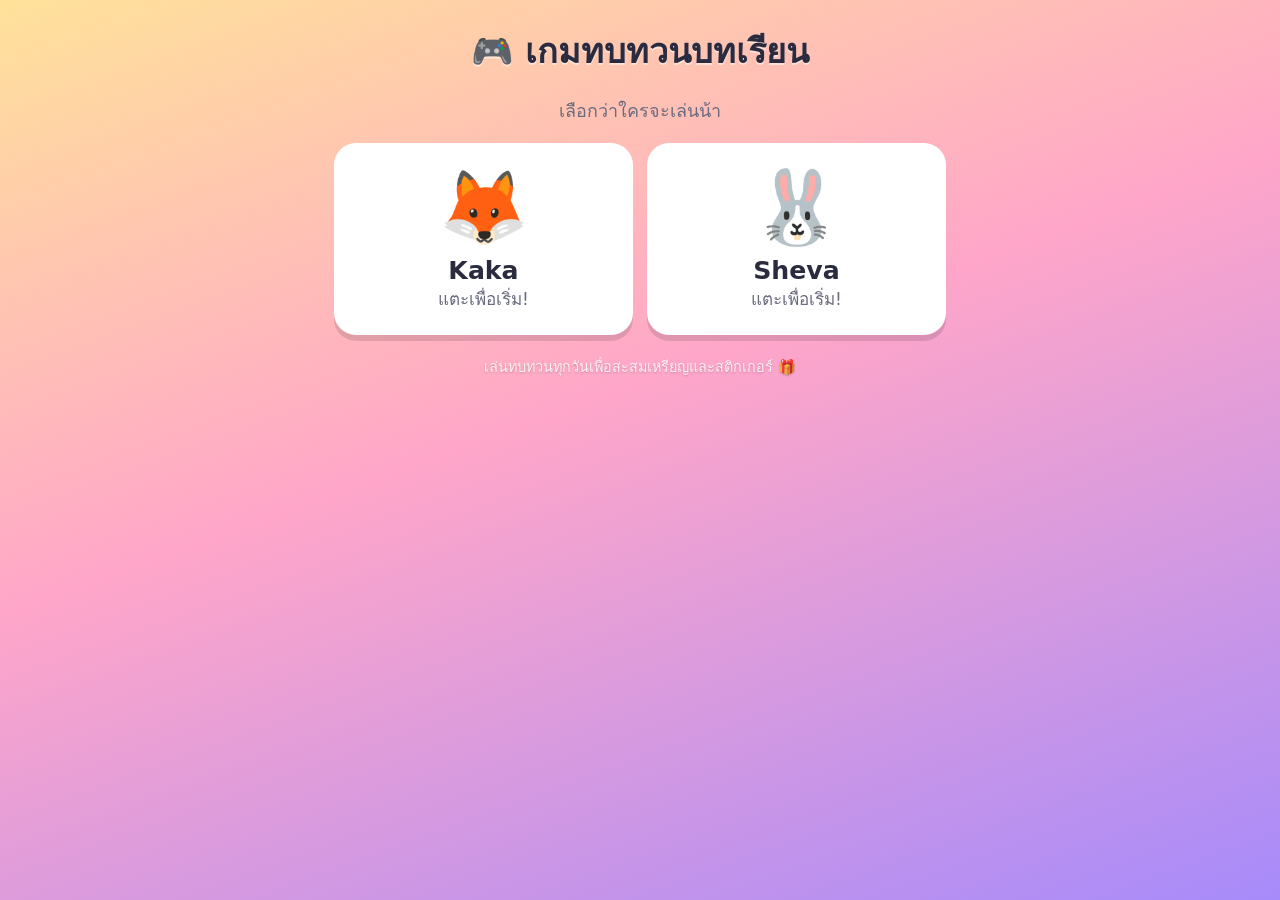
<file: game-old.html>
<!DOCTYPE html>
<html lang="th">
<head>
  <meta charset="UTF-8">
  <meta name="viewport" content="width=device-width, initial-scale=1.0, maximum-scale=1.0, user-scalable=no">
  <meta name="theme-color" content="#9B5DE5">
  <title>เกมทบทวนแบบเก่า (สอบครั้งที่ 2) — Kaka & Sheva</title>
  <link rel="icon" href="data:image/svg+xml,<svg xmlns='http://www.w3.org/2000/svg' viewBox='0 0 100 100'><text y='.9em' font-size='90'>🎮</text></svg>">
  <link rel="manifest" href="manifest.webmanifest">
  <link rel="apple-touch-icon" href="apple-touch-icon.png">
  <meta name="apple-mobile-web-app-capable" content="yes">
  <meta name="apple-mobile-web-app-status-bar-style" content="default">
  <meta name="apple-mobile-web-app-title" content="ทบทวนบทเรียน">
  <link rel="stylesheet" href="style.css">
</head>
<body>
  <div id="app"></div>
  <div id="confetti"></div>

  <!-- โหลดตามลำดับ: ตัวการ์ตูน → ข้อมูลคำถาม → บทเรียน → ตัวเกม -->
  <script src="buddies.js"></script>
  <script src="data/quizzes.js"></script>
  <script src="data/lessons.js"></script>
  <script src="app.js"></script>

  <!-- Service Worker: เล่นออฟไลน์ + เพิ่มลงหน้าจอโฮมได้ (ทำงานเฉพาะบนเว็บ https ไม่ใช่ file://) -->
  <script>
    if ('serviceWorker' in navigator && location.protocol !== 'file:') {
      window.addEventListener('load', function () {
        navigator.serviceWorker.register('sw.js').catch(function () {});
      });
    }
  </script>
</body>
</html>
</file>
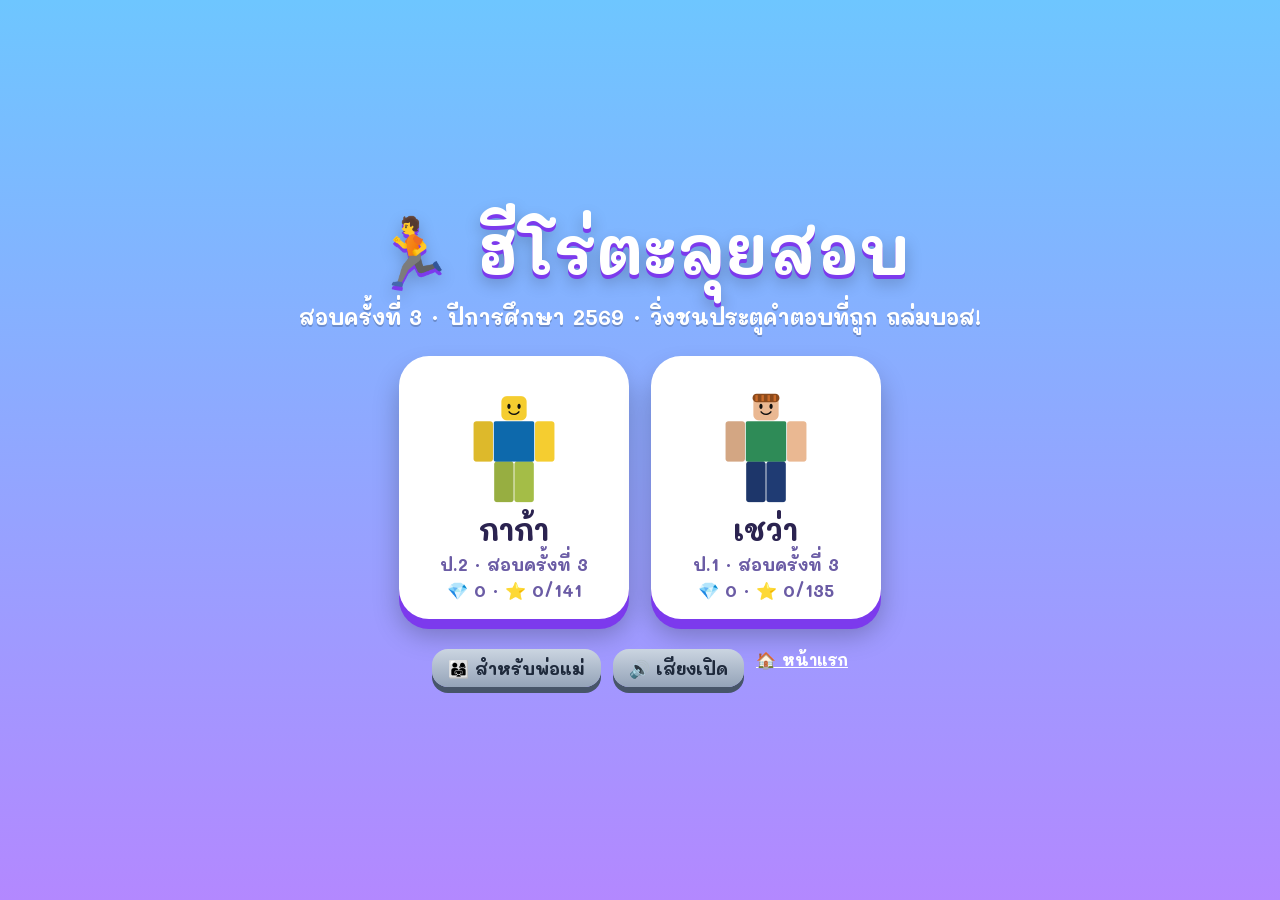
<file: game.html>
<!DOCTYPE html>
<html lang="th">
<head>
  <meta charset="UTF-8">
  <meta name="viewport" content="width=device-width, initial-scale=1.0, maximum-scale=1.0, user-scalable=no, viewport-fit=cover">
  <meta name="theme-color" content="#9B5DE5">
  <title>ฮีโร่ตะลุยสอบ — Kaka & Sheva</title>
  <link rel="icon" href="data:image/svg+xml,<svg xmlns='http://www.w3.org/2000/svg' viewBox='0 0 100 100'><text y='.9em' font-size='90'>🏃</text></svg>">
  <link rel="manifest" href="manifest.webmanifest">
  <link rel="apple-touch-icon" href="apple-touch-icon.png">
  <meta name="apple-mobile-web-app-capable" content="yes">
  <meta name="apple-mobile-web-app-status-bar-style" content="black-translucent">
  <meta name="apple-mobile-web-app-title" content="ฮีโร่ตะลุยสอบ">
  <link rel="preconnect" href="https://fonts.googleapis.com">
  <link rel="preconnect" href="https://fonts.gstatic.com" crossorigin>
  <link href="https://fonts.googleapis.com/css2?family=Mali:wght@500;700&display=swap" rel="stylesheet">
  <link rel="stylesheet" href="arcade/arcade.css">
</head>
<body>
  <div id="app"></div>
  <!-- ข้อมูลคำถาม (สร้างด้วย tools/game_build.py) → ตัวเกม -->
  <script src="arcade/data-exam3.js"></script>
  <script src="arcade/blocky.js"></script>
  <script src="arcade/arcade.js"></script>
  <script>
    if ('serviceWorker' in navigator && location.protocol !== 'file:') {
      window.addEventListener('load', function () { navigator.serviceWorker.register('sw.js').catch(function () {}); });
    }
  </script>
</body>
</html>
</file>
<file: style.css>
/* ===== เกมทบทวนบทเรียน Kaka & Sheva — ธีมเด็กประถม ===== */

:root {
  --pink: #FF5A9E;
  --purple: #9B5DE5;
  --blue: #4EA8FF;
  --green: #45D67A;
  --yellow: #FFD54A;
  --orange: #FF8A3D;
  --ink: #2b2b40;
  --paper: #FFF9F0;
  --card: #ffffff;
  --shadow: 0 6px 0 rgba(0,0,0,0.12);
  --radius: 22px;
  font-size: 18px;
}

* { box-sizing: border-box; -webkit-tap-highlight-color: transparent; }

html, body {
  margin: 0; padding: 0;
  min-height: 100%;
  font-family: "Sarabun", "Noto Sans Thai", "Segoe UI", system-ui, -apple-system, sans-serif;
  color: var(--ink);
  background: linear-gradient(160deg, #FFE29A 0%, #FFA6C9 45%, #A78BFA 100%);
  background-attachment: fixed;
  overscroll-behavior: none;
}

#app { max-width: 640px; margin: 0 auto; padding: 14px 14px 40px; }

/* ---------- หน้าจอ (screens) ---------- */
.screen { display: none; animation: pop .35s ease; }
.screen.active { display: block; }
@keyframes pop { from { opacity: 0; transform: scale(.96) translateY(8px);} to { opacity: 1; transform: none; } }

h1, h2 { text-align: center; margin: .3em 0; text-shadow: 0 2px 0 rgba(255,255,255,.5); }
h1 { font-size: 1.9rem; }
.muted { color: #6b6b80; }
.center { text-align: center; }

/* ---------- ปุ่มหลัก ---------- */
.btn {
  display: inline-block; border: none; cursor: pointer;
  font-family: inherit; font-weight: 800; font-size: 1.15rem;
  color: #fff; background: var(--purple);
  padding: 14px 26px; border-radius: 999px;
  box-shadow: var(--shadow);
  transition: transform .08s, filter .15s;
}
.btn:active { transform: translateY(4px); box-shadow: 0 2px 0 rgba(0,0,0,.12); }
.btn.big { display: block; width: 100%; font-size: 1.35rem; padding: 18px; margin: 10px 0; }
.btn.green { background: var(--green); }
.btn.blue  { background: var(--blue); }
.btn.pink  { background: var(--pink); }
.btn.orange{ background: var(--orange); }
.btn.purple{ background: var(--purple); }
.btn:disabled { filter: grayscale(.6) opacity(.6); cursor: default; }

.btn-row { display: flex; gap: 10px; }
.btn-row .btn { flex: 1; }

/* ---------- HUD บนสุด (เหรียญ / ดาว / streak) ---------- */
.hud {
  display: flex; align-items: center; gap: 8px;
  background: rgba(255,255,255,.85); border-radius: 999px;
  padding: 8px 14px; margin-bottom: 12px; box-shadow: var(--shadow);
  font-weight: 800;
}
.hud .who { display: flex; align-items: center; gap: 8px; }
.hud .who .mini-buddy { width: 34px; height: 34px; }
.hud .spacer { flex: 1; }
.hud .chip { display: inline-flex; align-items: center; gap: 4px; font-size: 1.05rem; }
.hud .chip.coins { color: #C98A00; }
.hud .chip.streak { color: #E8542F; }
.hud .chip.stars { color: #E39A00; }
.hud .back { background: none; border: none; font-size: 1.5rem; cursor: pointer; padding: 0 6px; }

/* ---------- การ์ดเลือกโปรไฟล์ ---------- */
.profile-grid { display: grid; grid-template-columns: 1fr 1fr; gap: 14px; margin-top: 16px; }
.profile-card {
  background: var(--card); border-radius: var(--radius); padding: 18px 10px;
  text-align: center; cursor: pointer; box-shadow: var(--shadow);
  border: 4px solid transparent; transition: transform .12s;
}
.profile-card:active { transform: scale(.96); }
.profile-card .buddy-svg { width: 110px; height: 110px; }
.profile-card .name { font-size: 1.4rem; font-weight: 800; margin-top: 6px; }
.profile-card .sub { color: #6b6b80; font-size: .95rem; }
.profile-card .empty-buddy { font-size: 4rem; }

/* ---------- เลือกวิชา ---------- */
.subject-grid { display: grid; grid-template-columns: 1fr 1fr; gap: 12px; margin: 16px 0; }
.subject-card {
  background: var(--card); border-radius: var(--radius); padding: 16px 10px;
  text-align: center; cursor: pointer; box-shadow: var(--shadow);
  border: 4px solid transparent; transition: transform .12s;
}
.subject-card:active { transform: scale(.96); }
.subject-card.done { border-color: var(--green); }
.subject-card .s-emoji { font-size: 2.8rem; line-height: 1.1; }
.subject-card .s-name { font-size: 1.15rem; font-weight: 800; margin-top: 4px; }
.subject-card .s-prog { font-size: .82rem; color: #6b6b80; margin-top: 2px; }

/* ---------- เลือก Buddy ---------- */
.buddy-pick { display: grid; grid-template-columns: 1fr 1fr; gap: 14px; margin: 16px 0; }
.buddy-opt {
  background: var(--card); border-radius: var(--radius); padding: 14px;
  text-align: center; cursor: pointer; box-shadow: var(--shadow);
  border: 4px solid transparent; transition: transform .12s;
}
.buddy-opt:active { transform: scale(.95); }
.buddy-opt.sel { border-color: var(--green); }
.buddy-opt .buddy-svg { width: 96px; height: 96px; }
.buddy-opt .name { font-weight: 800; margin-top: 4px; }

/* ---------- Buddy ทั่วไป ---------- */
.buddy-svg { display: inline-block; }
.buddy-stage { text-align: center; }
.buddy-stage .buddy-svg { width: 150px; height: 150px; }
.buddy-bounce { animation: bounce 1.6s ease-in-out infinite; }
@keyframes bounce { 0%,100%{ transform: translateY(0);} 50%{ transform: translateY(-10px);} }
.buddy-happy { animation: happy .5s ease; }
@keyframes happy { 0%{transform:scale(1);} 30%{transform:scale(1.15) rotate(-6deg);} 60%{transform:scale(1.15) rotate(6deg);} 100%{transform:scale(1);} }
.buddy-sad { animation: sad .5s ease; }
@keyframes sad { 0%,100%{transform:translateX(0);} 25%{transform:translateX(-6px) rotate(-3deg);} 75%{transform:translateX(6px) rotate(3deg);} }

.speech {
  display: inline-block; background: #fff; border-radius: 18px;
  padding: 8px 16px; margin: 8px auto; font-weight: 700;
  box-shadow: var(--shadow); position: relative; max-width: 90%;
}

/* ---------- แผนที่ด่าน ---------- */
.world-head { text-align: center; margin-bottom: 8px; }
.world-head .big-emoji { font-size: 3rem; }
.level-map { position: relative; padding: 10px 0; }
.level-node {
  display: flex; align-items: center; gap: 14px;
  background: var(--card); border-radius: var(--radius);
  padding: 14px 16px; margin: 12px 0; box-shadow: var(--shadow);
  cursor: pointer; border: 4px solid transparent; transition: transform .12s;
}
.level-node:active { transform: scale(.98); }
.level-node.locked { filter: grayscale(.7) opacity(.65); cursor: default; }
.level-node.done { border-color: var(--green); }
.level-node.review { background: #FFF0D6; }
.level-node.match { background: #EAF3FF; }
.level-node .num {
  width: 54px; height: 54px; border-radius: 50%; flex: none;
  display: flex; align-items: center; justify-content: center;
  font-size: 1.6rem; font-weight: 900; color: #fff; background: var(--blue);
}
.level-node.done .num { background: var(--green); }
.level-node.locked .num { background: #b8bcc7; }
.level-node.review .num { background: var(--orange); }
.level-node.match .num { background: var(--purple); }
.level-node .info { flex: 1; }
.level-node .info .t { font-weight: 800; font-size: 1.1rem; }
.level-node .info .s { color: #6b6b80; font-size: .9rem; }
.level-node .stars { font-size: 1.1rem; letter-spacing: 2px; }

/* ---------- อ่านความรู้ก่อนเล่น ---------- */
.intro-q { font-size: 1.15rem; font-weight: 800; line-height: 1.6; margin-bottom: 10px; }
.read-badge {
  display: inline-block; background: #E6F6E6; color: #076107; font-weight: 800;
  font-size: .9rem; padding: 6px 14px; border-radius: 999px; margin-bottom: 12px;
}

.lesson-head { display: flex; align-items: center; gap: 10px; flex-wrap: wrap; margin-bottom: 10px; }
.lesson-head .big-emoji { font-size: 2rem; line-height: 1; }
.lesson-head h2 { flex: 1; text-align: left; font-size: 1.25rem; margin: 0; }

.lesson-body { font-size: 1.05rem; line-height: 1.75; text-align: left; }
.lesson-body h3 {
  text-align: left; font-size: 1.05rem; color: var(--purple);
  margin: 18px 0 6px; padding-bottom: 4px; border-bottom: 3px dotted #e3dcf5;
}
.lesson-body p { margin: 8px 0; }
.lesson-body ul { margin: 8px 0; padding-left: 24px; }
.lesson-body li { margin: 6px 0; }
.lesson-tip {
  margin: 12px 0; background: #FFF6D9; border: 2px solid var(--yellow);
  border-radius: 14px; padding: 10px 12px; font-weight: 700; color: #7a5a00; font-size: .98rem; line-height: 1.6;
}
.lesson-ex {
  margin: 10px 0; background: #F6F3FC; border-radius: 14px;
  padding: 10px 12px; font-weight: 700; color: #52514e; font-size: .98rem; line-height: 1.6;
}
/* ตารางกว้างกว่าจอได้ ให้เลื่อนในกล่องตัวเอง ไม่ดันทั้งหน้าให้เลื่อนซ้ายขวา */
.lesson-tbl-wrap { overflow-x: auto; margin: 10px 0; -webkit-overflow-scrolling: touch; }
.lesson-tbl { border-collapse: collapse; width: 100%; font-size: .92rem; }
.lesson-tbl th, .lesson-tbl td { border: 1px solid #e6e2f0; padding: 7px 10px; text-align: left; white-space: nowrap; }
.lesson-tbl th { background: #F1ECFB; color: var(--purple); font-weight: 800; }
.lesson-tbl tr:nth-child(even) td { background: #FAF8FE; }

/* ---------- คำถาม ---------- */
.progress-bar { height: 16px; background: rgba(255,255,255,.6); border-radius: 999px; overflow: hidden; margin-bottom: 4px; box-shadow: inset 0 2px 4px rgba(0,0,0,.1); }
.progress-bar > i { display: block; height: 100%; background: linear-gradient(90deg, var(--green), var(--blue)); transition: width .4s; border-radius: 999px; }
.q-count { text-align: center; font-weight: 800; color: #5a5a72; margin-bottom: 8px; }

.q-card { background: var(--card); border-radius: var(--radius); padding: 18px; box-shadow: var(--shadow); margin-bottom: 12px; }
.q-head { display: flex; align-items: center; justify-content: space-between; gap: 8px; margin-bottom: 8px; }
.q-tag { display: inline-block; background: var(--yellow); color: #8a5a00; font-weight: 800; font-size: .8rem; padding: 3px 12px; border-radius: 999px; }
.speak-btn {
  border: none; background: var(--blue); color: #fff; font-family: inherit; font-weight: 800;
  font-size: .95rem; padding: 8px 14px; border-radius: 999px; cursor: pointer; box-shadow: 0 3px 0 rgba(0,0,0,.12);
}
.speak-btn:active { transform: translateY(2px); }
.q-prompt { font-size: 1.3rem; font-weight: 800; line-height: 1.5; }

/* ปุ่มตัวเลือก MC */
.choices { display: grid; gap: 12px; margin-top: 6px; }
.choice {
  display: flex; align-items: center; gap: 12px; text-align: left;
  background: #fff; border: 3px solid #E7E3F0; border-radius: 18px;
  padding: 14px 16px; font-family: inherit; font-size: 1.15rem; font-weight: 700;
  cursor: pointer; box-shadow: 0 4px 0 rgba(0,0,0,.08); transition: transform .08s;
}
.choice:active { transform: translateY(3px); }
.choice .key {
  width: 34px; height: 34px; flex: none; border-radius: 50%;
  display: flex; align-items: center; justify-content: center;
  background: var(--purple); color: #fff; font-weight: 900;
}
.choice.correct { border-color: var(--green); background: #E8FBEF; }
.choice.correct .key { background: var(--green); }
.choice.wrong { border-color: var(--pink); background: #FFEBF2; }
.choice.wrong .key { background: var(--pink); }
.choice.dim { opacity: .5; }
.choice:disabled { cursor: default; }

/* เติมคำ (แตะเลือกคำ) */
.fill-sentence { font-size: 1.3rem; font-weight: 800; line-height: 2; margin: 6px 0 14px; }
.blank-slot {
  display: inline-block; min-width: 84px; padding: 2px 10px; margin: 0 4px;
  border-bottom: 4px dotted var(--purple); text-align: center; color: var(--purple);
  min-height: 1.6em; vertical-align: bottom;
}
.blank-slot.filled { border-bottom-style: solid; background: #F1ECFB; border-radius: 8px; }
.blank-slot.good { border-bottom-color: var(--green); background: #E8FBEF; color: var(--green); }
.blank-slot.bad  { border-bottom-color: var(--pink);  background: #FFEBF2; color: var(--pink); }
.word-bank { display: flex; flex-wrap: wrap; gap: 10px; justify-content: center; }
.word-chip {
  background: var(--blue); color: #fff; font-weight: 800; font-size: 1.1rem;
  border: none; border-radius: 999px; padding: 10px 18px; cursor: pointer;
  box-shadow: 0 4px 0 rgba(0,0,0,.12); transition: transform .08s;
}
.word-chip:active { transform: translateY(3px); }
.word-chip.used { opacity: .35; }

/* จำแนกลงกลุ่ม (sort) */
.sort-items { display: flex; flex-wrap: wrap; gap: 10px; justify-content: center; margin-bottom: 14px; min-height: 40px; }
.sort-item {
  background: #fff; border: 3px solid var(--orange); border-radius: 14px;
  padding: 10px 16px; font-weight: 800; font-size: 1.1rem; cursor: pointer;
  box-shadow: 0 4px 0 rgba(0,0,0,.1); transition: transform .12s;
}
.sort-item.sel { transform: scale(1.08) translateY(-2px); border-color: var(--pink); background: #FFEBF2; }
.sort-item.fly { animation: fly .4s ease forwards; }
@keyframes fly { to { transform: scale(.3); opacity: 0; } }
.sort-bins { display: grid; grid-template-columns: 1fr 1fr; gap: 12px; }
.sort-bin {
  background: rgba(255,255,255,.75); border: 3px dashed var(--blue); border-radius: 18px;
  padding: 12px; min-height: 120px; cursor: pointer;
}
.sort-bin .bin-title { text-align: center; font-weight: 800; margin-bottom: 8px; }
.sort-bin .drop { display: flex; flex-wrap: wrap; gap: 6px; justify-content: center; }
.sort-bin .drop span { background: var(--green); color: #fff; font-weight: 700; padding: 4px 10px; border-radius: 999px; font-size: .95rem; }
.sort-bin .drop span.bad { background: var(--pink); }

/* เรียงลำดับ (order) */
.order-answer {
  min-height: 52px; display: flex; flex-wrap: wrap; gap: 8px; justify-content: center;
  align-items: center; background: rgba(255,255,255,.65); border: 3px dashed var(--green);
  border-radius: 16px; padding: 10px; margin-bottom: 14px;
}
.order-answer:empty::before { content: "แตะคำมาเรียงตรงนี้"; color: #a8a8ba; font-weight: 600; }
.order-tok {
  background: var(--green); color: #fff; font-weight: 800; font-size: 1.1rem;
  padding: 8px 14px; border-radius: 999px; cursor: pointer; box-shadow: 0 4px 0 rgba(0,0,0,.12);
}

/* จับคู่คำศัพท์ (match) */
.match-grid { display: grid; grid-template-columns: 1fr 1fr; gap: 12px; }
.match-col { display: flex; flex-direction: column; gap: 10px; }
.match-item {
  font-family: inherit; width: 100%; min-height: 56px;
  background: #fff; border: 3px solid var(--blue); border-radius: 14px;
  padding: 10px 8px; font-weight: 800; font-size: 1.05rem; color: var(--ink);
  cursor: pointer; box-shadow: 0 4px 0 rgba(0,0,0,.1); transition: transform .12s;
  word-break: break-word;
}
.match-item:active { transform: translateY(3px); }
.match-item.sel { transform: scale(1.05); border-color: var(--pink); background: #FFEBF2; }
.match-item.done { border-color: var(--green); background: #E8FBEF; opacity: .6; cursor: default; box-shadow: none; }
.match-item.bad { border-color: var(--pink); background: #FFEBF2; animation: sad .4s ease; }
.match-item:disabled { cursor: default; }

/* ---------- feedback ---------- */
.feedback { border-radius: var(--radius); padding: 14px 16px; margin-bottom: 12px; box-shadow: var(--shadow); font-weight: 700; }
.feedback.ok  { background: #E8FBEF; border: 3px solid var(--green); }
.feedback.no  { background: #FFEBF2; border: 3px solid var(--pink); }
.feedback .head { font-size: 1.25rem; font-weight: 900; margin-bottom: 4px; }
.feedback .explain { color: #4a4a5e; font-weight: 600; }

/* ---------- หน้าจบด่าน ---------- */
.result-card { background: var(--card); border-radius: var(--radius); padding: 24px 18px; text-align: center; box-shadow: var(--shadow); }
.result-stars { font-size: 3.4rem; letter-spacing: 6px; margin: 6px 0; }
.result-stars .dim { opacity: .25; }
.reward-line { font-size: 1.5rem; font-weight: 900; color: #C98A00; margin: 10px 0; }

/* ---------- ตู้สะสม / กล่องสุ่ม ---------- */
.shop-top { background: rgba(255,255,255,.85); border-radius: var(--radius); padding: 16px; text-align: center; box-shadow: var(--shadow); margin-bottom: 14px; }
.sticker-grid { display: grid; grid-template-columns: repeat(4, 1fr); gap: 10px; }
.sticker {
  aspect-ratio: 1; border-radius: 16px; display: flex; flex-direction: column;
  align-items: center; justify-content: center; font-size: 2rem;
  background: #fff; box-shadow: var(--shadow); position: relative;
}
.sticker .nm { font-size: .6rem; font-weight: 700; color: #555; margin-top: 2px; }
.sticker.locked { filter: grayscale(1) brightness(.9); opacity: .45; }
.sticker.locked .em { filter: blur(2px); }
.sticker.common { border: 3px solid #B8C0CC; }
.sticker.rare   { border: 3px solid var(--blue); box-shadow: 0 0 10px rgba(78,168,255,.5), var(--shadow); }
.sticker.gold   { border: 3px solid var(--yellow); box-shadow: 0 0 14px rgba(255,213,74,.7), var(--shadow); }

/* กล่องสุ่มเด้ง */
.gacha-pop { text-align: center; }
.gacha-pop .em { font-size: 5rem; animation: reveal .6s ease; }
@keyframes reveal { 0%{transform:scale(0) rotate(-30deg);} 60%{transform:scale(1.3) rotate(10deg);} 100%{transform:scale(1);} }

/* ---------- ผลด่าน: บรรทัดดาว/รางวัล ---------- */
.reward-line.star { color: #E39A00; font-size: 1.4rem; }
.reward-line.muted-line { color: #6b6b80; font-size: 1rem; font-weight: 700; }
.reward-line.hint-line {
  background: #FFF6D9; border: 3px solid var(--yellow); border-radius: 16px;
  padding: 10px 14px; margin: 8px 0; color: #7a5a00; font-weight: 700; font-size: 1rem;
}
.cross-banner {
  background: linear-gradient(90deg, var(--yellow), var(--orange)); color: #7a4a00;
  font-weight: 900; border-radius: 16px; padding: 12px; margin: 10px 0; box-shadow: var(--shadow);
}

/* ---------- แบนเนอร์ดาว (หน้าเลือกวิชา) ---------- */
.reward-banner {
  background: rgba(255,255,255,.85); border-radius: var(--radius); padding: 12px 16px;
  margin: 12px 0; box-shadow: var(--shadow); cursor: pointer;
}
.reward-banner .rb-top { display: flex; justify-content: space-between; gap: 8px; font-weight: 700; font-size: .92rem; margin-bottom: 8px; flex-wrap: wrap; }
.reward-banner .rb-top b { color: #E39A00; }

/* ---------- หน้าของรางวัล ---------- */
.reward-hero { text-align: center; margin: 10px 0; }
.reward-hero .rh-balance { font-size: 3rem; font-weight: 900; color: #E39A00; }
.reward-card {
  background: var(--card); border-radius: var(--radius); padding: 20px; text-align: center;
  box-shadow: var(--shadow); border: 4px solid #E7E3F0; margin-bottom: 16px;
}
.reward-card.ready { border-color: var(--green); box-shadow: 0 0 18px rgba(69,214,122,.6), var(--shadow); }
.reward-card .rc-emoji { font-size: 4rem; }
.reward-card .rc-name { font-size: 1.4rem; font-weight: 800; }
.reward-card .rc-cost { color: #6b6b80; font-weight: 700; margin-bottom: 10px; }
.reward-card .rc-status { font-weight: 800; margin: 8px 0; }

.ledger { background: rgba(255,255,255,.7); border-radius: 14px; padding: 8px 12px; margin-bottom: 14px; }
.ledger-row { display: flex; justify-content: space-between; gap: 8px; padding: 6px 0; border-bottom: 1px dashed #e0dcec; font-weight: 600; font-size: .92rem; }
.ledger-row:last-child { border-bottom: none; }
.ledger-row .pos { color: var(--green); font-weight: 800; }
.ledger-row .neg { color: var(--pink); font-weight: 800; }

/* ---------- โหมดพ่อแม่: ฟอร์ม ---------- */
.txt {
  width: 100%; font-family: inherit; font-size: 1.05rem; padding: 10px 12px;
  border: 3px solid #E7E3F0; border-radius: 12px; margin: 6px 0; box-sizing: border-box;
}
.fld { display: block; font-weight: 700; font-size: .9rem; color: #5a5a72; margin-top: 8px; }

/* ---------- สรุปจุดที่ควรติว (โหมดพ่อแม่) ---------- */
.stat-list { margin-top: 6px; }
.stat-row { display: flex; justify-content: space-between; gap: 8px; align-items: center; padding: 8px 0; border-bottom: 1px dashed #e0dcec; font-weight: 700; flex-wrap: wrap; }
.stat-row:last-child { border-bottom: none; }
.stat-meta { font-size: .82rem; font-weight: 600; color: #6b6b80; }
.stat-wrong { color: var(--pink); font-weight: 800; }
.stat-ok { color: var(--green); font-weight: 800; }

/* ---------- PIN overlay ---------- */
.pin-overlay {
  position: fixed; inset: 0; background: rgba(0,0,0,.55); z-index: 80;
  display: flex; align-items: center; justify-content: center; padding: 16px;
}
.pin-box {
  background: #fff; border-radius: var(--radius); padding: 22px; width: 100%; max-width: 320px;
  text-align: center; box-shadow: var(--shadow);
}
.pin-box.shake { animation: sad .4s ease; }
.pin-title { font-weight: 800; font-size: 1.1rem; margin-bottom: 14px; }
.confirm-detail { color: #4a4a5e; font-weight: 600; margin-bottom: 16px; line-height: 1.5; }
.pin-dots { display: flex; gap: 14px; justify-content: center; margin-bottom: 18px; }
.pin-dot { width: 18px; height: 18px; border-radius: 50%; border: 3px solid var(--purple); }
.pin-dot.on { background: var(--purple); }
.pin-pad { display: grid; grid-template-columns: repeat(3, 1fr); gap: 10px; }
.pin-key {
  font-family: inherit; font-size: 1.5rem; font-weight: 800; padding: 14px 0;
  border: none; border-radius: 14px; background: #F1ECFB; color: var(--ink); cursor: pointer;
  box-shadow: 0 3px 0 rgba(0,0,0,.1);
}
.pin-key:active { transform: translateY(2px); }
.pin-cancel { margin-top: 14px; background: #b8bcc7; }

/* ---------- confetti ---------- */
#confetti { position: fixed; inset: 0; pointer-events: none; z-index: 50; overflow: hidden; }
.confetti-piece { position: absolute; width: 12px; height: 16px; top: -20px; will-change: transform; animation: fall linear forwards; }
@keyframes fall { to { transform: translateY(110vh) rotate(720deg); } }

/* ---------- 📊 Dashboard พ่อแม่ ----------
   สีข้อมูล: ม่วง #9B5DE5 สีเดียว (ทุกแท่งวัดค่าเดียวกัน = ไม่ใช้หลายสี)
   สีสถานะ (ความแม่นยำ) มาคู่กับไอคอน+ข้อความเสมอ ไม่ให้สีสื่อความหมายลำพัง
   ตัวหนังสือใช้สีหมึกล้วน ไม่ทาสีข้อมูล */
.dash-root { --viz: #9B5DE5; }
.dash-ink { color: #2b2b40; }

/* KPI */
.kpi-row { display: grid; grid-template-columns: repeat(4, 1fr); gap: 8px; margin: 12px 0; }
.kpi {
  background: var(--card); border-radius: 16px; padding: 10px 6px;
  text-align: center; box-shadow: var(--shadow);
}
.kpi .k-label { font-size: .72rem; color: #6b6b80; font-weight: 700; }
.kpi .k-value { font-size: 1.5rem; font-weight: 900; color: #2b2b40; line-height: 1.2; }
.kpi .k-sub { font-size: .72rem; color: #8a8aa0; font-weight: 600; }

/* แท่งเทียบวิชา */
.dash-list { margin-top: 6px; }
.dash-row, .hour-row { padding: 10px 0; border-bottom: 1px solid #eceaf3; }   /* เส้นบางๆ สีเดียวถัดจากพื้น ไม่ใช้เส้นประ */
.dash-row:last-child, .hour-row:last-child { border-bottom: none; }
.d-name { font-weight: 800; font-size: .98rem; margin-bottom: 6px; }
.d-track { position: relative; height: 14px; background: #F1ECFB; border-radius: 7px; }
.d-fill {
  height: 100%; background: #9B5DE5;
  border-radius: 0 4px 4px 0;   /* ปลายข้อมูลมน ฐานตรง */
  min-width: 4px;
}
.d-val {
  position: absolute; top: -3px; font-size: .82rem; font-weight: 800;
  color: #52514e; font-variant-numeric: tabular-nums; white-space: nowrap;
}
.d-val.in { color: #fff; }
.d-meta { display: flex; flex-wrap: wrap; gap: 6px 10px; align-items: center; margin-top: 7px; }
.d-dim { font-size: .78rem; color: #8a8aa0; font-weight: 600; }

/* ชิปความแม่นยำ — สีสถานะ + ไอคอน + ข้อความ */
.acc-chip { font-size: .78rem; font-weight: 800; padding: 3px 9px; border-radius: 999px; white-space: nowrap; }
.acc-chip.good { background: #E6F6E6; color: #076107; border: 1px solid #0ca30c; }
.acc-chip.mid  { background: #FDEDE4; color: #8a441f; border: 1px solid #ec835a; }
.acc-chip.bad  { background: #FBE7E7; color: #8f1f1f; border: 1px solid #d03b3b; }

.dash-note {
  margin-top: 10px; background: #F6F3FC; border-radius: 14px;
  padding: 10px 12px; font-size: .85rem; color: #52514e; font-weight: 600;
}
.dash-note.warn { background: #FFF6D9; border: 2px solid var(--yellow); color: #7a5a00; }

/* เดลต้าในช่อง KPI (ขึ้น = ดี) */
.kpi .k-delta { font-size: .72rem; font-weight: 800; color: #8a8aa0; }
.kpi .k-delta.up { color: #076107; }
.kpi .k-delta.down { color: #8f1f1f; }

/* ข้อที่ยังตอบผิด + เฉลย */
.wq { border: 2px solid #eceaf3; border-radius: 16px; padding: 12px 14px; margin: 10px 0; }
.wq-top { display: flex; justify-content: space-between; align-items: center; gap: 8px; margin-bottom: 6px; }
/* ชิปนับจำนวนครั้งที่ผิดซ้ำ — คนละความหมายกับชิป % ความแม่นยำ จึงแยก class */
.rep-chip {
  font-size: .78rem; font-weight: 800; padding: 3px 9px; border-radius: 999px; white-space: nowrap;
  background: #FBE7E7; color: #8f1f1f; border: 1px solid #d03b3b;
}
.wq-q { font-weight: 800; font-size: 1rem; line-height: 1.5; }
.wq-a { margin-top: 6px; font-weight: 800; color: #076107; background: #E6F6E6; border-radius: 10px; padding: 6px 10px; }
.wq-e { margin-top: 6px; font-size: .85rem; color: #52514e; font-weight: 600; }
.dash-empty { text-align: center; }

/* กราฟ 14 วัน — เผื่อที่ให้ป้ายบนยอดแท่งและแถววันที่ ไม่ให้ล้นหรือทับปุ่ม */
.spark {
  display: flex; align-items: flex-end; gap: 2px;   /* ช่องว่าง 2px คั่นแท่ง ไม่ตีกรอบ */
  height: 120px; margin: 16px 0 0;
  border-bottom: 1px solid #d9d5e6;                 /* เส้นฐาน hairline เส้นทึบ */
}
.sp-col { flex: 1; height: 100%; position: relative; display: flex; align-items: flex-end; }
.sp-bar { width: 100%; background: #9B5DE5; border-radius: 4px 4px 0 0; }
.sp-val {
  position: absolute; left: 50%; transform: translateX(-50%);
  font-size: .7rem; font-weight: 800; color: #52514e;
  font-variant-numeric: tabular-nums; white-space: nowrap;
}
.spark-axis { display: flex; gap: 2px; margin: 4px 0 12px; }
.spark-axis .sp-day { flex: 1; text-align: center; font-size: .68rem; color: #8a8aa0; font-variant-numeric: tabular-nums; }

/* ตารางแทนกราฟ (อ่านค่าได้โดยไม่ต้องพึ่งสี) */
.dash-tbl-wrap { overflow-x: auto; margin: 10px 0; }
.dash-tbl { width: 100%; border-collapse: collapse; font-size: .85rem; }
.dash-tbl th, .dash-tbl td { padding: 6px 8px; text-align: right; border-bottom: 1px solid #eceaf3; font-variant-numeric: tabular-nums; }
.dash-tbl th:first-child, .dash-tbl td:first-child { text-align: left; font-variant-numeric: normal; }
.dash-tbl th { color: #6b6b80; font-weight: 800; }

@media (max-width: 420px) {
  .kpi-row { grid-template-columns: repeat(2, 1fr); }
}

/* ---------- daily streak popup ---------- */
.toast {
  position: fixed; left: 50%; bottom: 24px; transform: translateX(-50%);
  background: var(--ink); color: #fff; padding: 12px 22px; border-radius: 999px;
  font-weight: 800; box-shadow: var(--shadow); z-index: 60; animation: toastIn .3s ease;
}
@keyframes toastIn { from { opacity: 0; transform: translate(-50%, 20px);} to { opacity: 1; transform: translateX(-50%);} }

.footnote { text-align: center; color: rgba(255,255,255,.85); font-size: .8rem; margin-top: 20px; text-shadow: 0 1px 2px rgba(0,0,0,.2); }

@media (max-width: 380px) {
  :root { font-size: 16px; }
  .sort-bins { grid-template-columns: 1fr; }
}
</file>
<file: arcade/arcade.css>
/* ฮีโร่ตะลุยสอบ — สไตล์ของเกม (web/arcade/) */
* { box-sizing: border-box; -webkit-tap-highlight-color: transparent; }
html, body { margin: 0; height: 100%; overflow: hidden; }
body {
  font-family: "Mali", "Thonburi", "Leelawadee UI", "Noto Sans Thai", system-ui, sans-serif;
  background: linear-gradient(180deg, #6ec6ff 0%, #b388ff 100%);
  color: #2b2350; user-select: none; -webkit-user-select: none; touch-action: manipulation;
}
button { font-family: inherit; cursor: pointer; border: 0; }
#app { position: fixed; inset: 0; overflow-y: auto; -webkit-overflow-scrolling: touch; }

/* ---------- ปุ่ม ---------- */
.btn {
  display: inline-flex; align-items: center; justify-content: center; gap: 8px;
  padding: 14px 26px; border-radius: 22px; font-size: 22px; font-weight: 700; color: #fff;
  background: linear-gradient(180deg, #ff8a3d, #ff5f6d); box-shadow: 0 6px 0 #c2410c, 0 10px 18px rgba(0,0,0,.2);
  transition: transform .08s;
}
.btn:active { transform: translateY(4px); box-shadow: 0 2px 0 #c2410c; }
.btn.green { background: linear-gradient(180deg, #4ade80, #16a34a); box-shadow: 0 6px 0 #166534, 0 10px 18px rgba(0,0,0,.2); }
.btn.blue { background: linear-gradient(180deg, #60a5fa, #2563eb); box-shadow: 0 6px 0 #1e3a8a, 0 10px 18px rgba(0,0,0,.2); }
.btn.gray { background: linear-gradient(180deg, #cbd5e1, #94a3b8); box-shadow: 0 6px 0 #475569; color: #1e293b; }
.btn.small { padding: 8px 16px; font-size: 17px; border-radius: 16px; }
.btn[disabled] { opacity: .45; pointer-events: none; }

/* ---------- แถบบน ---------- */
.topbar { position: sticky; top: 0; z-index: 5; display: flex; align-items: center; gap: 10px; padding: 10px 14px;
  background: rgba(255,255,255,.35); backdrop-filter: blur(6px); -webkit-backdrop-filter: blur(6px); }
.topbar .title { flex: 1; font-size: 22px; font-weight: 800; color: #fff; text-shadow: 0 2px 0 rgba(0,0,0,.25);
  white-space: nowrap; overflow: hidden; text-overflow: ellipsis; }
.pill { background: #fff; border-radius: 999px; padding: 6px 14px; font-size: 19px; font-weight: 800; box-shadow: 0 3px 0 rgba(0,0,0,.15); white-space: nowrap; }
.iconbtn { width: 48px; height: 48px; border-radius: 16px; background: #fff; font-size: 24px; box-shadow: 0 4px 0 rgba(0,0,0,.18); }
.iconbtn:active { transform: translateY(3px); box-shadow: 0 1px 0 rgba(0,0,0,.18); }

/* ---------- หน้าแรก ---------- */
.home { min-height: 100%; display: flex; flex-direction: column; align-items: center; justify-content: center; padding: 24px; gap: 18px; text-align: center; }
.logo { font-size: clamp(38px, 7vw, 66px); margin: 0; color: #fff; line-height: 1.1;
  text-shadow: 0 4px 0 #7c3aed, 0 8px 16px rgba(0,0,0,.25); animation: bob 2.4s ease-in-out infinite; }
.sub { margin: 0; font-size: 21px; color: #fff; font-weight: 700; text-shadow: 0 2px 0 rgba(0,0,0,.2); }
.kids { display: flex; gap: 22px; flex-wrap: wrap; justify-content: center; margin-top: 8px; }
.kidcard { width: 230px; padding: 20px 14px 18px; border-radius: 30px; background: #fff; box-shadow: 0 10px 0 #7c3aed, 0 16px 26px rgba(0,0,0,.25);
  display: flex; flex-direction: column; align-items: center; gap: 4px; font-size: 18px; color: #2b2350; transition: transform .1s; }
.kidcard:active { transform: translateY(6px); box-shadow: 0 4px 0 #7c3aed; }
.kidcard .hero { font-size: 92px; line-height: 1.05; animation: bob 1.6s ease-in-out infinite; }
.kidcard b { font-size: 30px; }
.kidcard .meta { font-size: 17px; color: #6b5ca5; font-weight: 700; }
.homefoot { display: flex; gap: 12px; margin-top: 12px; flex-wrap: wrap; justify-content: center; }
.homefoot a { color: #fff; font-weight: 700; }

@keyframes bob { 0%,100% { transform: translateY(0); } 50% { transform: translateY(-8px); } }
@keyframes pop { 0% { transform: scale(.3); opacity: 0; } 70% { transform: scale(1.12); opacity: 1; } 100% { transform: scale(1); } }
@keyframes wiggle { 0%,100% { transform: rotate(0); } 25% { transform: rotate(-8deg); } 75% { transform: rotate(8deg); } }

/* ---------- แผนที่วิชา ---------- */
.worlds { display: grid; grid-template-columns: repeat(auto-fill, minmax(200px, 1fr)); gap: 18px; padding: 18px; max-width: 1100px; margin: 0 auto; }
.world { position: relative; border-radius: 28px; padding: 18px 12px 16px; color: #fff; text-align: center; min-height: 170px;
  display: flex; flex-direction: column; align-items: center; gap: 4px; box-shadow: 0 8px 0 rgba(0,0,0,.25), 0 14px 22px rgba(0,0,0,.2); transition: transform .1s; }
.world:active { transform: translateY(5px); }
.world .em { font-size: 58px; line-height: 1.1; filter: drop-shadow(0 4px 0 rgba(0,0,0,.2)); }
.world .nm { font-size: 22px; font-weight: 800; text-shadow: 0 2px 0 rgba(0,0,0,.25); }
.world .st { font-size: 17px; font-weight: 700; background: rgba(0,0,0,.2); padding: 3px 12px; border-radius: 999px; }
.world .bar { width: 80%; height: 10px; background: rgba(255,255,255,.35); border-radius: 99px; overflow: hidden; margin-top: 4px; }
.world .bar i { display: block; height: 100%; background: #fde047; border-radius: 99px; }
.world .boss { position: absolute; top: 8px; right: 12px; font-size: 30px; animation: wiggle 1.4s ease-in-out infinite; }

/* ---------- เส้นทางด่าน ---------- */
.path { max-width: 640px; margin: 0 auto; padding: 16px 16px 40px; display: flex; flex-direction: column; gap: 14px; }
.node { display: flex; align-items: center; gap: 14px; background: #fff; border-radius: 26px; padding: 14px 16px; box-shadow: 0 7px 0 rgba(0,0,0,.2); text-align: left; color: #2b2350; }
.node:nth-child(even) { margin-left: 40px; }
.node:nth-child(odd) { margin-right: 40px; }
.node .ic { width: 70px; height: 70px; border-radius: 22px; display: flex; align-items: center; justify-content: center; font-size: 40px; flex: none; color: #fff; }
.node .tx { flex: 1; min-width: 0; }
.node .tx b { display: block; font-size: 21px; }
.node .tx small { font-size: 16px; color: #6b5ca5; font-weight: 700; }
.node .stars { font-size: 22px; letter-spacing: 1px; white-space: nowrap; }
.node.locked { opacity: .55; filter: grayscale(.8); }
.node.bossnode { background: linear-gradient(90deg, #1e1b4b, #7c2d12); color: #fff; }
.node.bossnode small { color: #fde68a; }
.node .cards { font-size: 15px; padding: 6px 10px; border-radius: 12px; background: #ede9fe; color: #5b21b6; font-weight: 700; flex: none; }

/* ---------- หน้าจอเล่น ---------- */
#play { position: fixed; inset: 0; z-index: 20; background: #000; overflow: hidden; touch-action: none; }
#play canvas { position: absolute; inset: 0; width: 100%; height: 100%; display: block; }
.hud { position: absolute; left: 0; right: 0; top: 0; display: flex; align-items: center; gap: 10px; padding: 8px 12px; z-index: 3; pointer-events: none; }
.hud > * { pointer-events: auto; }
.hud .hearts { font-size: 26px; letter-spacing: 2px; background: rgba(255,255,255,.85); border-radius: 999px; padding: 2px 12px; }
.hud .bosshp { flex: 1; display: flex; align-items: center; gap: 6px; background: rgba(0,0,0,.35); border-radius: 999px; padding: 4px 10px; color: #fff; font-weight: 800; font-size: 16px; min-width: 0; }
.hud .bosshp .b { flex: 1; height: 14px; background: rgba(255,255,255,.25); border-radius: 99px; overflow: hidden; }
.hud .bosshp .b i { display: block; height: 100%; width: 100%; background: linear-gradient(90deg, #ef4444, #f97316); transition: width .35s; }
.hud .coins { font-size: 20px; font-weight: 800; background: rgba(255,255,255,.9); border-radius: 999px; padding: 4px 12px; }
.hud .iconbtn { width: 44px; height: 44px; font-size: 22px; }

.qbox { position: absolute; left: 50%; transform: translateX(-50%); top: 62px; width: min(94vw, 900px); z-index: 3;
  background: rgba(255,255,255,.95); border-radius: 22px; padding: 10px 14px 10px 16px; box-shadow: 0 6px 0 rgba(0,0,0,.2);
  display: flex; align-items: center; gap: 10px; min-height: 64px; }
.qbox .qt { flex: 1; font-size: clamp(19px, 2.6vw, 27px); font-weight: 800; line-height: 1.3; color: #2b2350; }
.qbox .say { flex: none; width: 50px; height: 50px; border-radius: 16px; background: #fde047; font-size: 26px; box-shadow: 0 4px 0 #ca8a04; }
.qbox .clock { flex: none; width: 92px; height: 92px; }
.qbox.rule { background: linear-gradient(90deg, #fef9c3, #fde68a); }
.qbox.hidden, .cards3.hidden { display: none; }
.cards3 { position: absolute; left: 50%; transform: translateX(-50%); z-index: 3; display: grid; grid-template-columns: repeat(3, 1fr); gap: 10px; }
.cards3 button { border-radius: 18px; padding: 8px 6px; font-size: clamp(17px, 2.3vw, 24px); font-weight: 800; color: #fff; line-height: 1.2;
  box-shadow: 0 5px 0 rgba(0,0,0,.28); min-height: 54px; text-shadow: 0 2px 0 rgba(0,0,0,.25); word-break: break-word; }
.cards3 button.sel { outline: 5px solid #fff; transform: translateY(-3px) scale(1.04); }
.cards3 .c0 { background: #ec4899; } .cards3 .c1 { background: #f59e0b; } .cards3 .c2 { background: #0ea5e9; }
.jumpbtn { position: absolute; right: 16px; bottom: 18px; z-index: 3; width: 86px; height: 86px; border-radius: 50%; font-size: 40px;
  background: rgba(255,255,255,.9); box-shadow: 0 6px 0 rgba(0,0,0,.25); }
.jumpbtn:active { transform: translateY(4px); }
.toast { position: absolute; left: 50%; top: 42%; transform: translate(-50%, -50%); z-index: 6; font-size: clamp(30px, 6vw, 56px); font-weight: 900; color: #fff;
  text-shadow: 0 4px 0 #7c3aed, 0 0 18px rgba(0,0,0,.35); pointer-events: none; animation: pop .35s ease-out; white-space: nowrap; }

/* ---------- กล่องข้อความลอย (ตอบผิด / จบด่าน / หยุดเกม) ---------- */
.modal { position: absolute; inset: 0; z-index: 10; background: rgba(20,10,50,.55); display: flex; align-items: center; justify-content: center; padding: 16px; }
.panel { background: #fff; border-radius: 30px; padding: 22px 22px 20px; width: min(94vw, 620px); max-height: 92vh; overflow-y: auto; text-align: center;
  box-shadow: 0 12px 0 rgba(0,0,0,.2); animation: pop .3s ease-out; }
.panel h2 { margin: 0 0 8px; font-size: 32px; }
.panel .big { font-size: 64px; line-height: 1.1; }
.panel .q { font-size: 21px; font-weight: 700; color: #4c1d95; margin: 8px 0; }
.panel .ans { font-size: 26px; font-weight: 900; color: #15803d; background: #dcfce7; border-radius: 18px; padding: 10px 14px; margin: 8px 0; }
.panel .ex { font-size: 19px; color: #6b5ca5; margin: 6px 0 14px; }
.panel .row { display: flex; gap: 12px; justify-content: center; flex-wrap: wrap; margin-top: 14px; }
.panel .stars { font-size: 60px; letter-spacing: 6px; }
.panel .stars span { display: inline-block; animation: pop .45s ease-out both; }
.panel .miss { text-align: left; background: #fff7ed; border-radius: 16px; padding: 10px 14px; margin-top: 10px; font-size: 17px; }
.panel .miss div { padding: 4px 0; border-bottom: 1px dashed #fed7aa; }
.panel .miss div:last-child { border: 0; }
.panel .miss b { color: #15803d; }

/* ---------- ร้านค้า ---------- */
.shop { display: grid; grid-template-columns: repeat(auto-fill, minmax(150px, 1fr)); gap: 16px; padding: 18px; max-width: 1000px; margin: 0 auto; }
.item { background: #fff; border-radius: 26px; padding: 14px 8px; text-align: center; box-shadow: 0 7px 0 rgba(0,0,0,.2); display: flex; flex-direction: column; align-items: center; gap: 6px; }
.item .em { font-size: 64px; line-height: 1.1; }
.item b { font-size: 18px; }
.item.on { outline: 5px solid #22c55e; }

/* ---------- การ์ดความรู้ / พ่อแม่ ---------- */
.sheet { max-width: 900px; margin: 0 auto; padding: 16px; }
.card { background: #fff; border-radius: 22px; padding: 14px 18px; margin-bottom: 12px; box-shadow: 0 5px 0 rgba(0,0,0,.15); font-size: 18px; }
.card h3 { margin: 0 0 8px; font-size: 22px; }
.flash { display: flex; gap: 10px; padding: 8px 0; border-bottom: 1px dashed #ddd6fe; align-items: baseline; }
.flash:last-child { border: 0; }
.flash .a { color: #15803d; font-weight: 800; white-space: nowrap; }
.flash .x { color: #7c6fb0; font-size: 15px; }
table.t { width: 100%; border-collapse: collapse; font-size: 16px; }
table.t td, table.t th { padding: 6px 8px; border-bottom: 1px solid #ede9fe; text-align: left; }
.kv { display: grid; grid-template-columns: repeat(auto-fill, minmax(160px, 1fr)); gap: 10px; margin: 8px 0; }
.kv div { background: #f5f3ff; border-radius: 14px; padding: 8px 12px; }
.kv b { display: block; font-size: 24px; color: #6d28d9; }
.barline { display: inline-block; height: 12px; background: #9B5DE5; border-radius: 6px; vertical-align: middle; }

/* ---------- ตัวละครบล็อก + โหมดหยุดรอคำตอบ ---------- */
img.av { vertical-align: middle; image-rendering: auto; }
.kidcard .hero img.av { display: block; }
.item .em img.av { display: block; margin: 0 auto; }
.askhint { position: absolute; left: 50%; bottom: 22%; transform: translateX(-50%); z-index: 4; pointer-events: none;
  font-size: clamp(22px, 3.4vw, 34px); font-weight: 900; color: #fff; background: rgba(124,58,237,.85); padding: 8px 22px; border-radius: 999px;
  box-shadow: 0 6px 0 rgba(0,0,0,.2); animation: bob 1s ease-in-out infinite; white-space: nowrap; }
.askhint.hidden { display: none; }
.cards3.asking button { animation: pulse 1s ease-in-out infinite; }
.cards3.asking button:nth-child(2) { animation-delay: .15s; } .cards3.asking button:nth-child(3) { animation-delay: .3s; }
@keyframes pulse { 0%,100% { transform: scale(1); } 50% { transform: scale(1.06); } }

/* ---------- โหมดผจญภัย ---------- */
.adv { max-width: 760px; margin: 0 auto; padding: 16px 16px 40px; display: flex; flex-direction: column; gap: 16px; }
.advcard { border-radius: 32px; padding: 18px 16px 18px; text-align: center; color: #fff; box-shadow: 0 10px 0 rgba(0,0,0,.22), 0 16px 26px rgba(0,0,0,.2); }
.advhero { display: flex; justify-content: center; align-items: flex-end; gap: 30px; }
.advhero img:first-child { animation: bob 1.4s ease-in-out infinite; }
.advhero img:last-child { animation: wiggle 1.6s ease-in-out infinite; }
.advn { font-size: clamp(40px, 8vw, 64px); font-weight: 900; line-height: 1.1; text-shadow: 0 4px 0 rgba(0,0,0,.25); }
.advwhat { font-size: 22px; margin: 4px 0 14px; text-shadow: 0 2px 0 rgba(0,0,0,.25); }
.advgo { font-size: 30px; padding: 16px 44px; border-radius: 28px; animation: pulse 1.3s ease-in-out infinite; }
.advsub { margin-top: 12px; font-size: 18px; font-weight: 700; }
.trail { display: flex; gap: 8px; overflow-x: auto; padding: 6px 4px 12px; }
.tn { flex: none; width: 72px; background: rgba(255,255,255,.85); border-radius: 20px; padding: 8px 4px; text-align: center; box-shadow: 0 5px 0 rgba(0,0,0,.15); }
.tn .ti { font-size: 32px; line-height: 1.1; }
.tn .tl { font-size: 17px; font-weight: 900; }
.tn .ts { font-size: 11px; color: #6b5ca5; font-weight: 700; min-height: 14px; white-space: nowrap; }
.tn.done { opacity: .75; }
.tn.now { background: #fde047; transform: scale(1.12); outline: 4px solid #fff; }
.tn.boss { background: #1e1b4b; color: #fff; } .tn.boss .ts { color: #fde68a; }
.advfoot { text-align: center; }

/* ---------- กระดาษทด ---------- */
.scratchbtn { position: absolute; left: 16px; bottom: 18px; z-index: 3; padding: 14px 20px; border-radius: 24px; font-size: 22px; font-weight: 900;
  background: #fde047; color: #422006; box-shadow: 0 6px 0 #ca8a04, 0 10px 18px rgba(0,0,0,.2); }
.scratchbtn:active { transform: translateY(4px); box-shadow: 0 2px 0 #ca8a04; }
.scratchbtn.hidden { display: none; }
.scratch { position: absolute; inset: 0; z-index: 12; background: #fff; display: flex; flex-direction: column; touch-action: none; }
.scratch .sbar { display: flex; align-items: center; gap: 10px; padding: 8px 12px; background: #fef9c3; border-bottom: 3px solid #fde047; flex-wrap: wrap; }
.scratch .sq { flex: 1; min-width: 200px; font-size: clamp(20px, 2.8vw, 28px); font-weight: 900; color: #2b2350; }
.scratch .stools { display: flex; gap: 8px; align-items: center; }
.scratch .stools button { height: 48px; padding: 0 14px; border-radius: 14px; font-size: 18px; font-weight: 800; background: #fff; box-shadow: 0 4px 0 rgba(0,0,0,.15); }
.scratch .stools button.pen { width: 44px; padding: 0; border: 4px solid #fff; }
.scratch .stools button.pen.on { outline: 4px solid #7c3aed; }
.scratch .stools button.close { background: #ef4444; color: #fff; }
#play .scratch canvas { position: relative; inset: auto; flex: 1 1 0; min-height: 0; height: 0; width: 100%; display: block; touch-action: none; }
.scratch .schoices { display: flex; gap: 10px; align-items: center; justify-content: center; padding: 10px; background: #f5f3ff; flex-wrap: wrap; }
.scratch .schoices span { font-weight: 800; color: #5b21b6; font-size: 18px; }
.scratch .schoices button { min-width: 120px; padding: 10px 16px; border-radius: 18px; font-size: 22px; font-weight: 900; color: #fff; box-shadow: 0 5px 0 rgba(0,0,0,.25); }
.scratch .schoices .c0 { background: #ec4899; } .scratch .schoices .c1 { background: #f59e0b; } .scratch .schoices .c2 { background: #0ea5e9; }

/* ---------- ห้องแต่งตัว + ของรางวัล ---------- */
.advbtns { display: flex; gap: 12px; justify-content: center; align-items: stretch; flex-wrap: wrap; }
.advdress { flex-direction: column; gap: 0; font-size: 22px; background: linear-gradient(180deg, #f472b6, #db2777); box-shadow: 0 6px 0 #9d174d, 0 10px 18px rgba(0,0,0,.2); }
.advdress small { font-size: 14px; opacity: .9; }
.closet { display: flex; gap: 16px; padding: 14px; max-width: 1200px; margin: 0 auto; align-items: flex-start; }
.cprev { flex: none; width: 280px; background: #fff; border-radius: 28px; padding: 14px; text-align: center; box-shadow: 0 8px 0 rgba(0,0,0,.18); position: sticky; top: 76px; }
.cfig { background: radial-gradient(circle at 50% 60%, #ede9fe, #fff 70%); border-radius: 22px; }
.cfig img { display: block; margin: 0 auto; }
.ccount { margin-top: 10px; font-size: 18px; font-weight: 700; }
.clegend { display: flex; gap: 6px; justify-content: center; flex-wrap: wrap; margin-top: 8px; }
.clegend span, .rar { color: #fff; font-size: 13px; font-weight: 800; padding: 2px 10px; border-radius: 999px; }
.cright { flex: 1; min-width: 0; }
.ctabs { display: flex; gap: 8px; flex-wrap: wrap; margin-bottom: 12px; }
.ctabs button { padding: 8px 14px; border-radius: 16px; background: rgba(255,255,255,.75); font-size: 17px; font-weight: 800; color: #4c1d95; box-shadow: 0 4px 0 rgba(0,0,0,.12); }
.ctabs button.on { background: #7c3aed; color: #fff; }
.ctabs small { font-size: 12px; opacity: .8; }
.cgrid { display: grid; grid-template-columns: repeat(auto-fill, minmax(140px, 1fr)); gap: 12px; }
.citem { background: #fff; border-radius: 22px; padding: 10px 6px; text-align: center; display: flex; flex-direction: column; align-items: center; gap: 4px;
  border: 4px solid #e5e7eb; box-shadow: 0 6px 0 rgba(0,0,0,.15); cursor: pointer; }
.citem.on { outline: 5px solid #22c55e; }
.citem b { font-size: 15px; }
.citem.locked { cursor: default; background: #f1f5f9; }
.citem .lk { font-size: 64px; line-height: 110px; height: 110px; filter: grayscale(1); opacity: .5; }
.citem small { font-size: 12px; color: #64748b; }
@media (max-width: 760px) { .closet { flex-direction: column; } .cprev { width: 100%; position: static; } }
.loot { margin: 10px auto; padding: 12px; border-radius: 24px; background: #faf5ff; border: 4px solid var(--rc); max-width: 360px; }
.loot .lbox { font-size: 90px; line-height: 1.1; animation: shakebox .25s ease-in-out infinite; }
.loot.open { box-shadow: 0 0 30px var(--rc); animation: pop .4s ease-out; }
.loot .lnew { font-size: 22px; font-weight: 900; color: #7c3aed; }
.loot .lname { font-size: 22px; font-weight: 900; margin: 4px 0; }
@keyframes shakebox { 0%,100% { transform: rotate(0) scale(1); } 25% { transform: rotate(-12deg) scale(1.05); } 75% { transform: rotate(12deg) scale(1.05); } }
.loot .lbox { font-size: 70px; }
.loot { padding: 8px 12px; margin: 6px auto; }
.panel .stars { font-size: 48px; }

/* ---------- ปุ่มเมฆซิงก์ ---------- */
.iconbtn.cloud { width: auto; padding: 0 10px; font-size: 20px; }
.iconbtn.cloud.busy { animation: pulse 1s ease-in-out infinite; }
.iconbtn.cloud.need, .iconbtn.cloud.err { background: #fef3c7; }

/* ---------- เลือกเกม + มินิเกม (เฟส 1) ---------- */
.modes { display: grid; grid-template-columns: repeat(3, 1fr); gap: 12px; margin: 12px 0 4px; }
.mode { position: relative; background: #fff; border: 4px solid #c4b5fd; border-radius: 24px; padding: 14px 8px; display: flex; flex-direction: column; align-items: center; gap: 4px; box-shadow: 0 6px 0 #a78bfa; color: #2b2350; }
.mode:active { transform: translateY(4px); box-shadow: 0 2px 0 #a78bfa; }
.mode .me { font-size: 56px; line-height: 1.1; }
.mode b { font-size: 20px; }
.mode small { font-size: 14px; color: #6b5ca5; }
.mode.off { opacity: .45; filter: grayscale(1); }
.mode .x2 { position: absolute; top: -10px; right: -6px; background: #db2777; color: #fff; font-weight: 900; font-size: 15px; padding: 3px 10px; border-radius: 999px; animation: wiggle 1.2s ease-in-out infinite; }
@media (max-width: 560px) { .modes { grid-template-columns: 1fr; } .mode { flex-direction: row; justify-content: flex-start; gap: 12px; } .mode .me { font-size: 40px; } }
#play.mini .bosshp .hpn { font-size: 14px; white-space: nowrap; }
#play.mini .mq { position: absolute; left: 50%; transform: translateX(-50%); bottom: 14px; width: min(94vw, 900px); z-index: 3; display: flex; flex-direction: column; gap: 10px; }
#play.mini .mq.hidden { display: none; }
#play.mini .mq .qbox, #play.mini .mq .cards3 { position: static; transform: none; width: 100%; left: auto; top: auto; }
#play.mini .cards3 button { min-height: 64px; }
#play.mini .cards3 button.right { outline: 6px solid #22c55e; transform: scale(1.05); }
#play.mini .cards3 button.wrongc { outline: 6px solid #ef4444; opacity: .7; }
#play.mini .scratchbtn { bottom: auto; top: 62px; left: 12px; padding: 10px 16px; font-size: 18px; }
.cboard { position: absolute; left: 50%; transform: translateX(-50%); top: 64px; bottom: 64px; width: min(96vw, 940px); z-index: 3;
  display: grid; grid-template-columns: repeat(var(--cols, 4), 1fr); grid-auto-rows: 1fr; gap: 10px; }
.ccard { position: relative; border-radius: 18px; padding: 6px; font-size: clamp(18px, 2.8vw, 30px); font-weight: 900; color: #fff; word-break: break-word; line-height: 1.2;
  background: linear-gradient(160deg, #8b5cf6, #db2777); box-shadow: 0 6px 0 rgba(0,0,0,.25); }
.ccard .fb { display: none; } .ccard .ff { font-size: 1.6em; opacity: .85; }
.ccard.up { background: #fff; color: #2b2350; } .ccard.up .fb { display: inline; } .ccard.up .ff { display: none; }
.ccard.sm { font-size: clamp(14px, 2.1vw, 22px); } .ccard.em .fb { font-size: 1.8em; }
.ccard.ok { background: #dcfce7; color: #166534; outline: 5px solid #22c55e; opacity: .9; } .ccard.ok .fb { display: inline; } .ccard.ok .ff { display: none; }
.ccard.flipanim { animation: flipc .3s ease-out; }
@keyframes flipc { 0% { transform: scaleX(1); } 50% { transform: scaleX(.05); } 100% { transform: scaleX(1); } }
.chint { position: absolute; left: 50%; transform: translateX(-50%); bottom: 14px; z-index: 3; font-size: clamp(18px, 2.6vw, 26px); font-weight: 900; color: #fff;
  background: rgba(124,58,237,.88); padding: 8px 20px; border-radius: 999px; white-space: nowrap; }

/* ---------- สัตว์เลี้ยง (เฟส 2) ---------- */
.advpet { background: linear-gradient(180deg, #fde68a, #f59e0b); color: #422006; box-shadow: 0 6px 0 #b45309, 0 10px 18px rgba(0,0,0,.2); gap: 6px; padding: 8px 16px; }
.advpet span { display: flex; flex-direction: column; font-size: 20px; line-height: 1.1; text-align: left; }
.advpet small { font-size: 13px; opacity: .85; }
.pstart { display: grid; grid-template-columns: repeat(3, 1fr); gap: 10px; margin-top: 10px; }
.pstart button, .pnames button { background: #fff; border: 4px solid #fde68a; border-radius: 22px; padding: 8px; display: flex; flex-direction: column; align-items: center; box-shadow: 0 5px 0 #f59e0b; font-size: 18px; color: #2b2350; }
.pstart button:active, .pnames button:active { transform: translateY(3px); }
.pnames { display: flex; flex-wrap: wrap; gap: 8px; justify-content: center; margin: 8px 0; }
.pnames button { flex-direction: row; padding: 8px 16px; font-weight: 800; }
.pprev .pname { font-size: 26px; font-weight: 900; margin-top: 6px; }
.pprev .pstage { font-size: 17px; color: #6b5ca5; font-weight: 700; }
.pbar { height: 14px; background: #ede9fe; border-radius: 99px; overflow: hidden; margin: 8px 6px 4px; }
.pbar i { display: block; height: 100%; background: linear-gradient(90deg, #f59e0b, #facc15); }
.pprog { font-size: 16px; }
.pshield { margin-top: 8px; font-size: 15px; font-weight: 800; color: #0369a1; background: #e0f2fe; border-radius: 14px; padding: 6px; }
.pshield.off { color: #64748b; background: #f1f5f9; }
.petup { margin: 8px auto; padding: 8px 12px; border-radius: 22px; background: #fffbeb; border: 4px solid #f59e0b; max-width: 380px; animation: pop .4s ease-out; }
.petline { margin: 6px auto; font-size: 17px; background: #fffbeb; border-radius: 14px; padding: 4px 10px; max-width: 460px; }
.petline img { vertical-align: middle; }
@media (max-width: 560px) { .pstart { grid-template-columns: repeat(2, 1fr); } }

.rewards { display: flex; gap: 10px; align-items: stretch; justify-content: center; flex-wrap: wrap; }
.rewards > .petup, .rewards > .loot { flex: 1 1 200px; margin: 6px 0; max-width: 280px; }
.rewards .petline { flex-basis: 100%; }
.petup .lnew { font-size: 20px; font-weight: 900; color: #b45309; }
.petup .lname { font-size: 18px; font-weight: 900; }
.panel .stars { font-size: 42px; }
</file>
